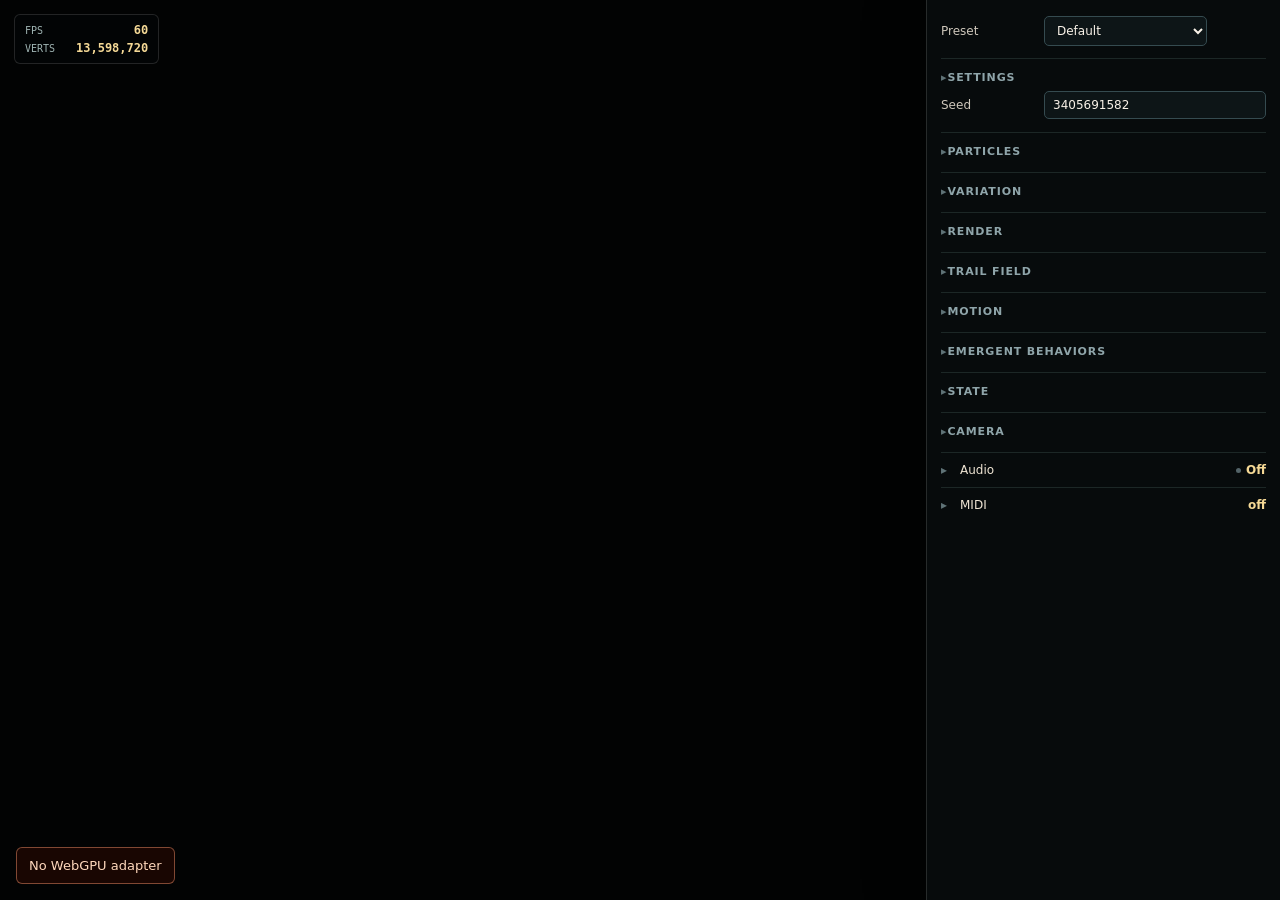
<file: app/src/main/assets/demos/life-sim/index.html>
<!doctype html>
<html lang="en">
  <head>
    <meta charset="UTF-8" />
    <meta name="viewport" content="width=device-width, initial-scale=1.0" />
    <link rel="icon" href="data:image/svg+xml,%3Csvg xmlns='http://www.w3.org/2000/svg' viewBox='0 0 64 64'%3E%3Crect width='64' height='64' fill='%23020303'/%3E%3Ccircle cx='22' cy='30' r='9' fill='%23aadfd3'/%3E%3Ccircle cx='40' cy='24' r='6' fill='%23f5d996'/%3E%3Cpath d='M14 44c15-16 28 9 40-12' stroke='%23ffffff' stroke-width='4' fill='none' stroke-linecap='round' opacity='.72'/%3E%3C/svg%3E" />
    <meta name="description" content="A real-time 3D particle life simulation powered by WebGPU." />
    <meta name="theme-color" content="#020303" />
    <title>3D Life Sim</title>
    <!-- myWebgl: fps report + HUD toggle for adb test runs (see ../life-sim-hook.js) -->
    <script src="../life-sim-hook.js"></script>
    <script type="module" crossorigin src="./assets/index-D-fQu4Eq.js"></script>
    <link rel="stylesheet" crossorigin href="./assets/index-k4SQ1bJQ.css">
  </head>
  <body>
    <div id="root"></div>
  </body>
</html>
</file>
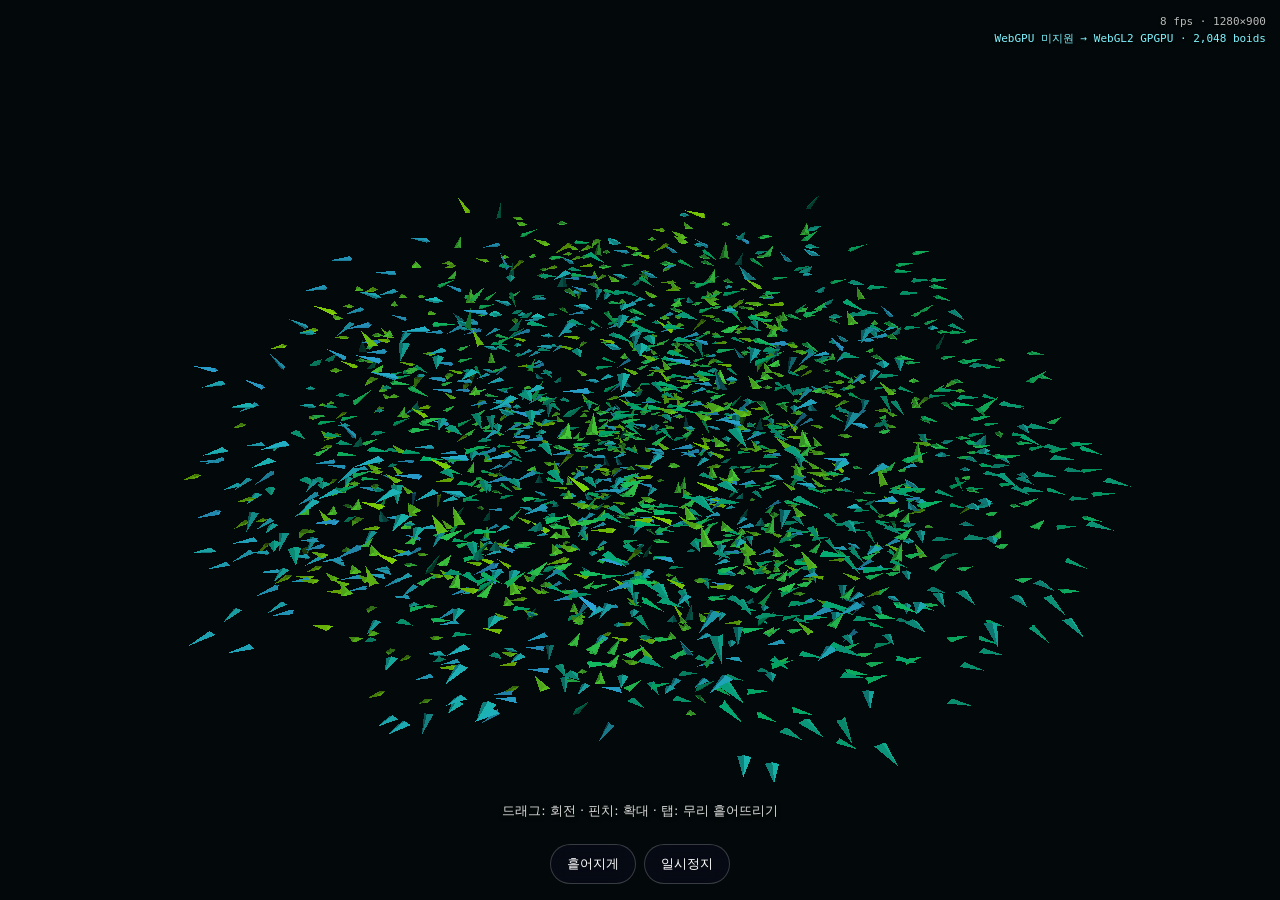
<file: app/src/main/assets/demos/boids.html>
<!doctype html>
<html lang="ko">
<head>
<meta charset="utf-8">
<meta name="viewport" content="width=device-width, initial-scale=1, viewport-fit=cover, user-scalable=no">
<title>Compute Boids</title>
<link rel="icon" href="data:,">
<link rel="stylesheet" href="common.css">
</head>
<body>
<script src="common.js"></script>
<script>
'use strict';
// 3D flocking (separation / alignment / cohesion). With WebGPU the flock is stepped by a WGSL
// compute shader that tiles neighbours through workgroup memory; otherwise the same rules run
// as a WebGL2 fragment-shader GPGPU pass. Either way each boid is drawn as an instanced dart
// oriented along its velocity.

const RULES = {
  radius: 6.5, view: 0.75, sep: 0.3,
  wAlign: 1.6, wCohesion: 0.9, wSep: 0.55, wBound: 1.8,
  minSpeed: 1.2, maxSpeed: 3.0, size: 0.17,
};
const BG = [0.012, 0.035, 0.04];

const s = D.surface({ scale: 1, minScale: 0.6, maxScale: 1 });
const cam = D.orbit(s.canvas, { dist: s.aspect < 1 ? 17 : 13, pitch: 0.25, minDist: 4, maxDist: 30, autoRotate: 0.1 });
let scatter = 0;
cam.onTap = () => (scatter = 14);
D.button('흩어지게', () => (scatter = 14));
let paused = false;
D.cycle(['일시정지', '재생'], (i) => (paused = i === 1));
D.hint('드래그: 회전 · 핀치: 확대 · 탭: 무리 흩어뜨리기');

function seedBoids(n) {
  const data = new Float32Array(n * 8);
  for (let i = 0; i < n; i++) {
    const a = Math.random() * Math.PI * 2, r = Math.cbrt(Math.random()) * RULES.radius * 0.8, z = Math.random() * 2 - 1;
    const q = Math.sqrt(1 - z * z);
    data.set([Math.cos(a) * q * r, z * r * 0.6, Math.sin(a) * q * r, 1], i * 8);
    const v = D.vec3.norm([Math.random() - 0.5, (Math.random() - 0.5) * 0.3, Math.random() - 0.5]);
    data.set([v[0] * 2, v[1] * 2, v[2] * 2, 0], i * 8 + 4);
  }
  return data;
}

// Dart: a four-sided pyramid pointing along +z (local x = right, y = up).
const SHAPE = [
  [0, 0, 1], [-0.38, 0, -0.5], [0, 0.22, -0.38],
  [0, 0, 1], [0, 0.22, -0.38], [0.38, 0, -0.5],
  [0, 0, 1], [0.38, 0, -0.5], [0, -0.12, -0.38],
  [0, 0, 1], [0, -0.12, -0.38], [-0.38, 0, -0.5],
];
const glslVec3 = (v) => `vec3(${v.map((x) => x.toFixed(2)).join(', ')})`;
const wgslVec3 = (v) => `vec3f(${v.map((x) => x.toFixed(2)).join(', ')})`;

// ============================================================ WebGPU path
async function startWebGPU() {
  if (!navigator.gpu || D.param("backend", "webgpu") === "webgl") return false;
  const adapter = await navigator.gpu.requestAdapter({ powerPreference: 'high-performance' });
  if (!adapter) return false;
  const device = await adapter.requestDevice();
  const ctx = s.canvas.getContext('webgpu');
  if (!ctx) return false;
  const format = navigator.gpu.getPreferredCanvasFormat();
  ctx.configure({ device, format, alphaMode: 'opaque' });
  device.lost.then((info) => {
    if (info.reason !== 'destroyed') D.fail(`WebGPU 디바이스 손실: ${info.message}`);
  });

  const N = D.clamp(Math.round(D.param("count", 4096) / 64) * 64, 64, 65536);
  D.badge(`WebGPU compute · ${N.toLocaleString()} boids`);

  const SIM = /* wgsl */ `
struct Params { count: u32, dt: f32, time: f32, pad: f32, scatter: vec4f };
struct Boid { pos: vec4f, vel: vec4f };
@group(0) @binding(0) var<uniform> P: Params;
@group(0) @binding(1) var<storage, read> src: array<Boid>;
@group(0) @binding(2) var<storage, read_write> dst: array<Boid>;
var<workgroup> tp: array<vec3f, 64>;
var<workgroup> tv: array<vec3f, 64>;

@compute @workgroup_size(64)
fn main(@builtin(global_invocation_id) gid: vec3u, @builtin(local_invocation_index) li: u32) {
  let i = gid.x;
  let me = src[i];
  let p = me.pos.xyz;
  var v = me.vel.xyz;
  var sep = vec3f(0.0);
  var ali = vec3f(0.0);
  var coh = vec3f(0.0);
  var n = 0.0;
  for (var base = 0u; base < P.count; base += 64u) {
    let o = src[base + li];
    tp[li] = o.pos.xyz;
    tv[li] = o.vel.xyz;
    workgroupBarrier();
    for (var k = 0u; k < 64u; k++) {
      let d = tp[k] - p;
      let d2 = dot(d, d);
      if (d2 < ${RULES.view * RULES.view} && d2 > 1e-6) {
        n += 1.0;
        ali += tv[k];
        coh += tp[k];
        if (d2 < ${RULES.sep * RULES.sep}) { sep -= d / d2; }
      }
    }
    workgroupBarrier();
  }
  var acc = vec3f(0.0);
  if (n > 0.0) {
    acc += (ali / n - v) * ${RULES.wAlign};
    acc += (coh / n - p) * ${RULES.wCohesion};
    acc += sep * ${RULES.wSep};
  }
  let L = length(p);
  if (L > ${RULES.radius}) { acc -= p / L * (L - ${RULES.radius}) * ${RULES.wBound}; }
  acc.y -= p.y * 0.06;
  let sd = p - P.scatter.xyz + vec3f(1e-4);
  acc += normalize(sd) * P.scatter.w * exp(-dot(sd, sd) * 0.04);
  v += acc * P.dt;
  let sp = length(v);
  v = v / max(sp, 1e-4) * clamp(sp, ${RULES.minSpeed}, ${RULES.maxSpeed});
  dst[i] = Boid(vec4f(p + v * P.dt, 1.0), vec4f(v, 0.0));
}`;

  const DRAW = /* wgsl */ `
struct Cam { vp: mat4x4f, eye: vec4f, misc: vec4f };
@group(0) @binding(0) var<uniform> C: Cam;
struct VOut {
  @builtin(position) pos: vec4f,
  @location(0) wp: vec3f,
  @location(1) col: vec3f,
};
@vertex
fn vs(@builtin(vertex_index) vi: u32, @location(0) bpos: vec4f, @location(1) bvel: vec4f) -> VOut {
  var shape = array<vec3f, 12>(${SHAPE.map(wgslVec3).join(', ')});
  let f = normalize(bvel.xyz + vec3f(0.0, 0.0, 1e-5));
  var r = cross(vec3f(0.0, 1.0, 0.0), f);
  if (length(r) < 1e-3) { r = vec3f(1.0, 0.0, 0.0); }
  r = normalize(r);
  let u = cross(f, r);
  let l = shape[vi] * C.misc.x;
  let wp = bpos.xyz + r * l.x + u * l.y + f * l.z;
  var o: VOut;
  o.pos = C.vp * vec4f(wp, 1.0);
  o.wp = wp;
  let h = atan2(f.z, f.x) / 6.2831853 + 0.5;
  let a = vec3f(0.62, 1.0, 0.0);
  let b = vec3f(0.0, 0.83, 0.5);
  let c = vec3f(0.2, 0.75, 1.0);
  let base = select(mix(b, c, h * 2.0 - 1.0), mix(a, b, h * 2.0), h < 0.5);
  let speed = length(bvel.xyz) / ${RULES.maxSpeed};
  o.col = base * (0.85 + 0.7 * speed);
  return o;
}
@fragment
fn fs(in: VOut) -> @location(0) vec4f {
  let n = normalize(cross(dpdx(in.wp), dpdy(in.wp)));
  let dif = abs(dot(n, normalize(vec3f(0.4, 1.0, 0.3)))) * 0.75 + 0.25;
  let fog = exp(-length(in.wp - C.eye.xyz) * 0.03);
  return vec4f(mix(vec3f(${BG.join(', ')}), in.col * dif, fog), 1.0);
}`;

  const boidBufs = [0, 1].map(() => device.createBuffer({
    size: N * 32,
    usage: GPUBufferUsage.STORAGE | GPUBufferUsage.VERTEX | GPUBufferUsage.COPY_DST,
  }));
  device.queue.writeBuffer(boidBufs[0], 0, seedBoids(N));
  const params = device.createBuffer({ size: 32, usage: GPUBufferUsage.UNIFORM | GPUBufferUsage.COPY_DST });
  const camBuf = device.createBuffer({ size: 96, usage: GPUBufferUsage.UNIFORM | GPUBufferUsage.COPY_DST });

  device.pushErrorScope('validation');
  const simModule = device.createShaderModule({ code: SIM });
  const drawModule = device.createShaderModule({ code: DRAW });
  const simPipe = device.createComputePipeline({ layout: 'auto', compute: { module: simModule, entryPoint: 'main' } });
  const drawPipe = device.createRenderPipeline({
    layout: 'auto',
    vertex: {
      module: drawModule,
      entryPoint: 'vs',
      buffers: [{
        arrayStride: 32,
        stepMode: 'instance',
        attributes: [
          { shaderLocation: 0, offset: 0, format: 'float32x4' },
          { shaderLocation: 1, offset: 16, format: 'float32x4' },
        ],
      }],
    },
    fragment: { module: drawModule, entryPoint: 'fs', targets: [{ format }] },
    primitive: { topology: 'triangle-list' },
    depthStencil: { format: 'depth24plus', depthWriteEnabled: true, depthCompare: 'less' },
  });
  const err = await device.popErrorScope();
  if (err) D.fail(`WebGPU 셰이더 오류\n${err.message}`);

  const simGroups = [0, 1].map((k) => device.createBindGroup({
    layout: simPipe.getBindGroupLayout(0),
    entries: [
      { binding: 0, resource: { buffer: params } },
      { binding: 1, resource: { buffer: boidBufs[k] } },
      { binding: 2, resource: { buffer: boidBufs[1 - k] } },
    ],
  }));
  const drawGroup = device.createBindGroup({
    layout: drawPipe.getBindGroupLayout(0),
    entries: [{ binding: 0, resource: { buffer: camBuf } }],
  });

  let depth = null;
  s.onResize = (w, h) => {
    if (depth) depth.destroy();
    depth = device.createTexture({ size: [w, h], format: 'depth24plus', usage: GPUTextureUsage.RENDER_ATTACHMENT });
  };
  s.onResize(s.width, s.height);

  const pBuf = new ArrayBuffer(32);
  const pU = new Uint32Array(pBuf), pF = new Float32Array(pBuf);
  let cur = 0;
  D.loop(s, (time, dt) => {
    cam.update(dt);
    const enc = device.createCommandEncoder();
    if (!paused) {
      pU[0] = N;
      pF[1] = Math.min(dt, 1 / 30);
      pF[2] = time;
      pF.set([0, 0, 0, scatter], 4);
      device.queue.writeBuffer(params, 0, pBuf);
      const pass = enc.beginComputePass();
      pass.setPipeline(simPipe);
      pass.setBindGroup(0, simGroups[cur]);
      pass.dispatchWorkgroups(N / 64);
      pass.end();
      cur = 1 - cur;
      scatter *= Math.exp(-dt * 4);
    }

    const camData = new Float32Array(24);
    camData.set(cam.viewProj(s.aspect), 0);
    camData.set([...cam.eye(), 1], 16);
    camData.set([RULES.size, 0, 0, 0], 20);
    device.queue.writeBuffer(camBuf, 0, camData);

    const pass = enc.beginRenderPass({
      colorAttachments: [{
        view: ctx.getCurrentTexture().createView(),
        clearValue: { r: BG[0], g: BG[1], b: BG[2], a: 1 },
        loadOp: 'clear',
        storeOp: 'store',
      }],
      depthStencilAttachment: { view: depth.createView(), depthClearValue: 1, depthLoadOp: 'clear', depthStoreOp: 'discard' },
    });
    pass.setPipeline(drawPipe);
    pass.setBindGroup(0, drawGroup);
    pass.setVertexBuffer(0, boidBufs[cur]);
    pass.draw(12, N);
    pass.end();
    device.queue.submit([enc.finish()]);
  });
  return true;
}

// ============================================================ WebGL2 fallback
function startWebGL2() {
  const gl = D.webgl2(s, { depth: true });
  D.requireFloatRT(gl);
  const W = 64, N = D.clamp(Math.round(D.param("count", 2048) / W) * W, 64, 8192), H = N / W;
  D.badge(`WebGPU 미지원 → WebGL2 GPGPU · ${N.toLocaleString()} boids`);

  const SIM_FS = `#version 300 es
precision highp float;
precision highp int;
uniform highp sampler2D uPos;
uniform highp sampler2D uVel;
uniform float uDt;
uniform vec4 uScatter;
layout(location = 0) out vec4 oPos;
layout(location = 1) out vec4 oVel;
void main() {
  ivec2 c = ivec2(gl_FragCoord.xy);
  vec3 p = texelFetch(uPos, c, 0).xyz;
  vec3 v = texelFetch(uVel, c, 0).xyz;
  vec3 sep = vec3(0.0), ali = vec3(0.0), coh = vec3(0.0);
  float n = 0.0;
  for (int y = 0; y < ${H}; y++) {
    for (int x = 0; x < ${W}; x++) {
      vec3 q = texelFetch(uPos, ivec2(x, y), 0).xyz;
      vec3 d = q - p;
      float d2 = dot(d, d);
      if (d2 < ${(RULES.view * RULES.view).toFixed(4)} && d2 > 1e-6) {
        n += 1.0;
        ali += texelFetch(uVel, ivec2(x, y), 0).xyz;
        coh += q;
        if (d2 < ${(RULES.sep * RULES.sep).toFixed(4)}) sep -= d / d2;
      }
    }
  }
  vec3 acc = vec3(0.0);
  if (n > 0.0) {
    acc += (ali / n - v) * ${RULES.wAlign.toFixed(2)};
    acc += (coh / n - p) * ${RULES.wCohesion.toFixed(2)};
    acc += sep * ${RULES.wSep.toFixed(2)};
  }
  float L = length(p);
  if (L > ${RULES.radius.toFixed(2)}) acc -= p / L * (L - ${RULES.radius.toFixed(2)}) * ${RULES.wBound.toFixed(2)};
  acc.y -= p.y * 0.06;
  vec3 sd = p - uScatter.xyz + 1e-4;
  acc += normalize(sd) * uScatter.w * exp(-dot(sd, sd) * 0.04);
  v += acc * uDt;
  float sp = length(v);
  v = v / max(sp, 1e-4) * clamp(sp, ${RULES.minSpeed.toFixed(2)}, ${RULES.maxSpeed.toFixed(2)});
  oPos = vec4(p + v * uDt, 1.0);
  oVel = vec4(v, 0.0);
}`;

  const DRAW_VS = `#version 300 es
precision highp float;
precision highp int;
uniform highp sampler2D uPos;
uniform highp sampler2D uVel;
uniform mat4 uVP;
uniform float uSize;
const vec3 SHAPE[12] = vec3[12](${SHAPE.map(glslVec3).join(', ')});
out vec3 vWp;
out vec3 vCol;
void main() {
  ivec2 c = ivec2(gl_InstanceID % ${W}, gl_InstanceID / ${W});
  vec3 p = texelFetch(uPos, c, 0).xyz;
  vec3 vel = texelFetch(uVel, c, 0).xyz;
  vec3 f = normalize(vel + vec3(0.0, 0.0, 1e-5));
  vec3 r = cross(vec3(0.0, 1.0, 0.0), f);
  r = length(r) < 1e-3 ? vec3(1.0, 0.0, 0.0) : normalize(r);
  vec3 u = cross(f, r);
  vec3 l = SHAPE[gl_VertexID] * uSize;
  vWp = p + r * l.x + u * l.y + f * l.z;
  gl_Position = uVP * vec4(vWp, 1.0);
  float h = atan(f.z, f.x) / 6.2831853 + 0.5;
  vec3 a = vec3(0.62, 1.0, 0.0), b = vec3(0.0, 0.83, 0.5), cc = vec3(0.2, 0.75, 1.0);
  vec3 base = h < 0.5 ? mix(a, b, h * 2.0) : mix(b, cc, h * 2.0 - 1.0);
  vCol = base * (0.85 + 0.7 * length(vel) / ${RULES.maxSpeed.toFixed(2)});
}`;
  const DRAW_FS = `#version 300 es
precision highp float;
in vec3 vWp;
in vec3 vCol;
uniform vec3 uEye;
out vec4 o;
void main() {
  vec3 n = normalize(cross(dFdx(vWp), dFdy(vWp)));
  float dif = abs(dot(n, normalize(vec3(0.4, 1.0, 0.3)))) * 0.75 + 0.25;
  float fog = exp(-length(vWp - uEye) * 0.03);
  o = vec4(mix(vec3(${BG.join(', ')}), vCol * dif, fog), 1.0);
}`;

  const sim = D.program(gl, D.FS_VS, SIM_FS);
  const draw = D.program(gl, DRAW_VS, DRAW_FS);
  const seed = seedBoids(N);
  const pos = new Float32Array(N * 4), vel = new Float32Array(N * 4);
  for (let i = 0; i < N; i++) {
    pos.set(seed.subarray(i * 8, i * 8 + 4), i * 4);
    vel.set(seed.subarray(i * 8 + 4, i * 8 + 8), i * 4);
  }
  const tex = (data) => D.texture(gl, W, H, { internal: gl.RGBA32F, format: gl.RGBA, type: gl.FLOAT, filter: gl.NEAREST, data });
  const state = [0, 1].map(() => {
    const p = tex(pos), v = tex(vel);
    return { pos: p, vel: v, fbo: D.framebuffer(gl, [p, v]) };
  });
  let cur = 0;

  D.loop(s, (time, dt) => {
    cam.update(dt);
    if (!paused) {
      const src = state[cur], dst = state[1 - cur];
      gl.bindFramebuffer(gl.FRAMEBUFFER, dst.fbo);
      gl.viewport(0, 0, W, H);
      gl.disable(gl.DEPTH_TEST);
      D.bindTextures(gl, [src.pos, src.vel]);
      sim.use().set({ uPos: 0, uVel: 1, uDt: Math.min(dt, 1 / 30), uScatter: [0, 0, 0, scatter] });
      D.drawFullscreen(gl);
      cur = 1 - cur;
      scatter *= Math.exp(-dt * 4);
    }

    gl.bindFramebuffer(gl.FRAMEBUFFER, null);
    gl.viewport(0, 0, s.width, s.height);
    gl.clearColor(BG[0], BG[1], BG[2], 1);
    gl.clear(gl.COLOR_BUFFER_BIT | gl.DEPTH_BUFFER_BIT);
    gl.enable(gl.DEPTH_TEST);
    D.bindTextures(gl, [state[cur].pos, state[cur].vel]);
    draw.use().set({ uPos: 0, uVel: 1, uVP: cam.viewProj(s.aspect), uSize: RULES.size, uEye: cam.eye() });
    gl.drawArraysInstanced(gl.TRIANGLES, 0, 12, N);
  });
}

startWebGPU()
  .catch((e) => {
    console.warn('WebGPU init failed, using WebGL2', e);
    return false;
  })
  .then((ok) => {
    if (!ok && !D.failed) startWebGL2();
  });
</script>
</body>
</html>
</file>
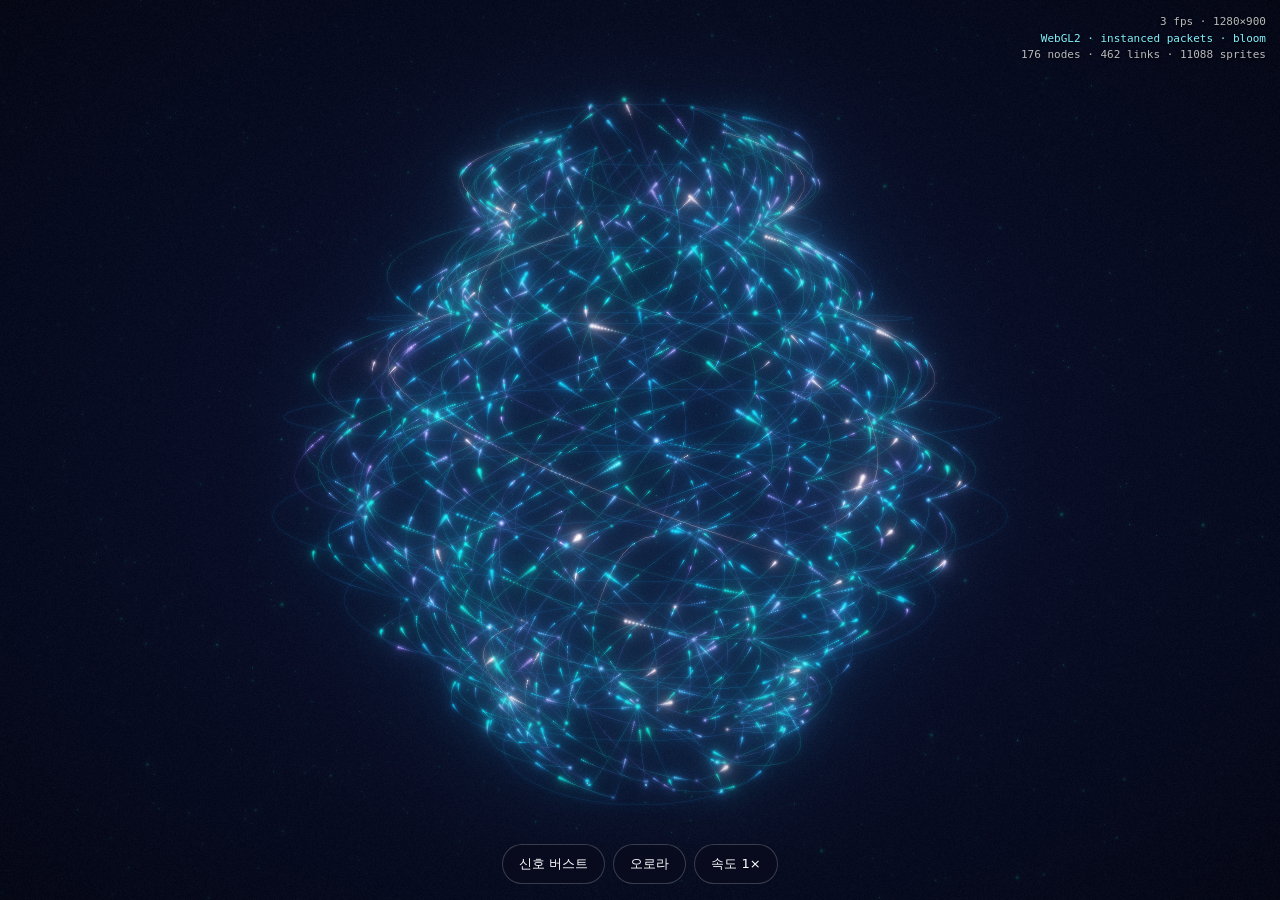
<file: app/src/main/assets/demos/data-flow.html>
<!doctype html>
<html lang="ko">
<head>
<meta charset="utf-8">
<meta name="viewport" content="width=device-width, initial-scale=1, viewport-fit=cover, user-scalable=no">
<title>Neural Data Flow</title>
<link rel="icon" href="data:,">
<link rel="stylesheet" href="common.css">
</head>
<body>
<script src="common.js"></script>
<script>
'use strict';
// A tower of node rings linked by curved edges. Data packets with comet trails stream upward
// along the edges; everything is additive and goes through a bloom pass. All motion is
// evaluated in vertex shaders from time, so the CPU only uploads uniforms per frame.

const s = D.surface({ scale: 1, minScale: 0.55, maxScale: 1 });
const gl = D.webgl2(s);
D.badge('WebGL2 · instanced packets · bloom');
const bloom = new D.Bloom(gl, { levels: 6 });
s.onResize = (w, h) => bloom.resize(w, h);
s.onResize(s.width, s.height);

// ---- procedural network -----------------------------------------------------
const rand = D.rng(7);
const LAYERS = 8, PER = 22, TRAIL = 12;
const layerY = (i) => -4.2 + (i * 8.4) / (LAYERS - 1);
const layerR = (i) => 1.4 + 2.2 * Math.sin((i / (LAYERS - 1)) * Math.PI * 0.95 + 0.15) ** 2;
const nodes = [];
for (let l = 0; l < LAYERS; l++) {
  const twist = l * 0.35;
  for (let k = 0; k < PER; k++) {
    const a = (k / PER) * Math.PI * 2 + twist + (rand() - 0.5) * 0.12;
    const r = layerR(l) * (0.85 + rand() * 0.3);
    nodes.push({ l, k, a, p: [Math.cos(a) * r, layerY(l) + (rand() - 0.5) * 0.3, Math.sin(a) * r] });
  }
}
const node = (l, k) => nodes[l * PER + (((k % PER) + PER) % PER)];

const edges = [];
for (let l = 0; l < LAYERS - 1; l++) {
  for (let k = 0; k < PER; k++) {
    const fan = new Set([0, 1 + Math.floor(rand() * 3), -1 - Math.floor(rand() * 3)]);
    for (const off of fan) {
      const a = node(l, k), b = node(l + 1, k + off);
      const mid = D.vec3.scale(D.vec3.add(a.p, b.p), 0.5);
      const radial = D.vec3.norm([mid[0], 0, mid[2]]);
      const bulge = 0.6 + rand() * 1.2;
      const c = [mid[0] + radial[0] * bulge, mid[1] + (rand() - 0.5) * 0.5, mid[2] + radial[2] * bulge];
      edges.push({ p0: a.p, p1: c, p2: b.p, hue: rand() });
    }
  }
}
const bez = (e, t) => {
  const u = 1 - t;
  return [0, 1, 2].map((i) => u * u * e.p0[i] + 2 * u * t * e.p1[i] + t * t * e.p2[i]);
};

// ---- buffers ----------------------------------------------------------------
function vao(layout, data, instanced = false) {
  const v = gl.createVertexArray();
  gl.bindVertexArray(v);
  const buf = gl.createBuffer();
  gl.bindBuffer(gl.ARRAY_BUFFER, buf);
  gl.bufferData(gl.ARRAY_BUFFER, new Float32Array(data), gl.STATIC_DRAW);
  const stride = layout.reduce((a, b) => a + b, 0) * 4;
  let off = 0;
  layout.forEach((size, loc) => {
    gl.enableVertexAttribArray(loc);
    gl.vertexAttribPointer(loc, size, gl.FLOAT, false, stride, off);
    if (instanced) gl.vertexAttribDivisor(loc, 1);
    off += size * 4;
  });
  gl.bindVertexArray(null);
  return v;
}

// Edge lines: [pos3, t, hue]; plus a halo ring around every layer.
const SEG = 18;
const lineData = [];
for (const e of edges) {
  for (let i = 0; i < SEG; i++) {
    const t0 = i / SEG, t1 = (i + 1) / SEG;
    lineData.push(...bez(e, t0), t0, e.hue, ...bez(e, t1), t1, e.hue);
  }
}
for (let l = 0; l < LAYERS; l++) {
  const r = layerR(l) * 1.35, y = layerY(l), n = 96;
  for (let i = 0; i < n; i++) {
    const a0 = (i / n) * Math.PI * 2, a1 = ((i + 1) / n) * Math.PI * 2;
    lineData.push(Math.cos(a0) * r, y, Math.sin(a0) * r, i / n, -1, Math.cos(a1) * r, y, Math.sin(a1) * r, (i + 1) / n, -1);
  }
}
const lineVao = vao([3, 1, 1], lineData);
const lineCount = lineData.length / 5;

// Packets: per instance [p0, p1, p2, speed, offset, hue, size]; 2 packets per edge.
const packetData = [];
for (const e of edges) {
  for (let j = 0; j < 2; j++) {
    packetData.push(...e.p0, ...e.p1, ...e.p2, 0.12 + rand() * 0.25, rand(), rand() < 0.04 ? 1 : rand() * 0.96, 0.7 + rand() * 0.6);
  }
}
const packetVao = vao([3, 3, 3, 1, 1, 1, 1], packetData, true);
const packetCount = packetData.length / 13;

// Sprites: nodes and drifting dust, [pos3, size, phase, drift].
const spriteData = [];
for (const n of nodes) spriteData.push(...n.p, 1.6, rand() * 100, 0);
for (let i = 0; i < 2500; i++) {
  const a = rand() * Math.PI * 2, r = Math.sqrt(rand()) * 9;
  spriteData.push(Math.cos(a) * r, rand() * 14 - 7, Math.sin(a) * r, 0.25 + rand() * 0.4, rand() * 100, 0.1 + rand() * 0.35);
}
const spriteVao = vao([3, 1, 1, 1], spriteData);
const spriteCount = spriteData.length / 6;

// ---- shaders ----------------------------------------------------------------
const PALETTE_GLSL = `
uniform vec3 uPal[3];
vec3 palette(float h) {
  if (h < 0.0) return uPal[1] * 0.6;
  if (h > 0.97) return vec3(1.6, 1.3, 1.6);
  return h < 0.5 ? mix(uPal[0], uPal[1], h * 2.0) : mix(uPal[1], uPal[2], h * 2.0 - 1.0);
}
// Burst wave: a bright front that rises through the tower after a tap.
uniform vec2 uBurst; // x = front height, y = intensity
float burst(float y) { return uBurst.y * exp(-pow((y - uBurst.x) * 1.3, 2.0)); }
`;

const LINE_VS = `#version 300 es
layout(location = 0) in vec3 aPos;
layout(location = 1) in float aT;
layout(location = 2) in float aHue;
uniform mat4 uVP;
uniform float uTime;
${PALETTE_GLSL}
out vec3 vCol;
void main() {
  gl_Position = uVP * vec4(aPos, 1.0);
  float flow = 0.5 + 0.5 * sin(aT * 18.0 - uTime * 5.0 + aHue * 40.0);
  float a = aHue < 0.0 ? 0.12 : 0.05 + 0.08 * flow;
  vCol = palette(aHue) * (a + burst(aPos.y) * 0.5);
}`;
const COLOR_FS = `#version 300 es
precision highp float;
in vec3 vCol;
out vec4 o;
void main() { o = vec4(vCol, 1.0); }`;

const PACKET_VS = `#version 300 es
layout(location = 0) in vec3 aP0;
layout(location = 1) in vec3 aP1;
layout(location = 2) in vec3 aP2;
layout(location = 3) in float aSpeed;
layout(location = 4) in float aOffset;
layout(location = 5) in float aHue;
layout(location = 6) in float aSize;
uniform mat4 uVP;
uniform float uTime;
uniform float uScale;
${PALETTE_GLSL}
out vec3 vCol;
void main() {
  float k = float(gl_VertexID);                // 0 = head, larger = further back in the trail
  float t = fract(uTime * aSpeed + aOffset) - k * 0.011;
  if (t < 0.0) { gl_Position = vec4(2.0, 2.0, 2.0, 1.0); gl_PointSize = 1.0; vCol = vec3(0.0); return; }
  float u = 1.0 - t;
  vec3 p = u * u * aP0 + 2.0 * u * t * aP1 + t * t * aP2;
  vec4 clip = uVP * vec4(p, 1.0);
  gl_Position = clip;
  float tail = 1.0 - k / ${TRAIL}.0;
  float b = burst(p.y);
  gl_PointSize = max(1.0, aSize * (0.35 + 0.65 * tail) * (1.0 + b) * uScale / clip.w);
  float fadeInOut = smoothstep(0.0, 0.08, t) * smoothstep(1.0, 0.9, t);
  vCol = palette(aHue) * tail * tail * fadeInOut * (1.0 + b * 2.0);
}`;
const SPRITE_FS = `#version 300 es
precision highp float;
in vec3 vCol;
out vec4 o;
void main() {
  vec2 q = gl_PointCoord * 2.0 - 1.0;
  float d = dot(q, q);
  if (d > 1.0) discard;
  o = vec4(vCol * (exp(-d * 4.0) + exp(-d * 30.0)), 1.0);
}`;

const SPRITE_VS = `#version 300 es
layout(location = 0) in vec3 aPos;
layout(location = 1) in float aSize;
layout(location = 2) in float aPhase;
layout(location = 3) in float aDrift;
uniform mat4 uVP;
uniform float uTime;
uniform float uScale;
${PALETTE_GLSL}
out vec3 vCol;
void main() {
  vec3 p = aPos;
  p.y = mod(p.y + uTime * aDrift + 7.0, 14.0) - 7.0;
  vec4 clip = uVP * vec4(p, 1.0);
  gl_Position = clip;
  float b = burst(p.y);
  bool isNode = aDrift == 0.0;
  float flicker = isNode ? 0.35 + pow(0.5 + 0.5 * sin(uTime * 2.3 + aPhase), 12.0) * 1.6 : 0.12;
  gl_PointSize = max(1.0, aSize * (1.0 + b * 0.8) * uScale / clip.w);
  vCol = (isNode ? palette(fract(aPhase)) : uPal[0]) * (flicker + b * 1.5);
}`;

const lineProg = D.program(gl, LINE_VS, COLOR_FS);
const packetProg = D.program(gl, PACKET_VS, SPRITE_FS);
const spriteProg = D.program(gl, SPRITE_VS, SPRITE_FS);

// ---- interaction ------------------------------------------------------------
const PALETTES = {
  '오로라': [[0.0, 1.0, 0.78], [0.0, 0.57, 1.0], [0.55, 0.3, 1.0]],
  '인페르노': [[1.0, 0.75, 0.2], [1.0, 0.3, 0.15], [0.8, 0.1, 0.5]],
  '매트릭스': [[0.6, 1.0, 0.3], [0.1, 0.9, 0.35], [0.0, 0.5, 0.3]],
};
const names = Object.keys(PALETTES);
let pal = new Float32Array(PALETTES[names[0]].flat());
let speed = 1, flowT = 0;
let burstStart = -100;

const cam = D.orbit(s.canvas, { dist: 13, pitch: 0.12, minDist: 5, maxDist: 25, autoRotate: 0.1 });
cam.onTap = () => (burstStart = flowT);
D.button('신호 버스트', () => (burstStart = flowT));
D.cycle(names, (i) => (pal = new Float32Array(PALETTES[names[i]].flat())), 'palette');
D.cycle(['속도 1×', '속도 2×', '속도 0.5×'], (i) => (speed = [1, 2, 0.5][i]), 'speed');
D.hint('드래그: 회전 · 핀치: 확대 · 탭: 신호 버스트');
D.stat(`${nodes.length} nodes · ${edges.length} links · ${packetCount * TRAIL} sprites`);

D.loop(s, (time, dt) => {
  cam.update(dt);
  flowT += dt * speed;
  const age = flowT - burstStart;
  const burstU = [-5 + age * 5, Math.max(0, 1 - age / 2.4) * 1.6];
  const common = { uVP: cam.viewProj(s.aspect), uTime: flowT, uPal: pal, uBurst: burstU, uScale: s.height * 0.05 };

  bloom.begin();
  gl.clearColor(0.004, 0.006, 0.018, 1);
  gl.clear(gl.COLOR_BUFFER_BIT);
  gl.enable(gl.BLEND);
  gl.blendFunc(gl.ONE, gl.ONE);

  lineProg.use().set(common);
  gl.bindVertexArray(lineVao);
  gl.drawArrays(gl.LINES, 0, lineCount);

  spriteProg.use().set(common);
  gl.bindVertexArray(spriteVao);
  gl.drawArrays(gl.POINTS, 0, spriteCount);

  packetProg.use().set(common);
  gl.bindVertexArray(packetVao);
  gl.drawArraysInstanced(gl.POINTS, 0, TRAIL, packetCount);

  bloom.end({ strength: 1.1, exposure: 1.3, vignette: 0.5, time });
});
</script>
</body>
</html>
</file>
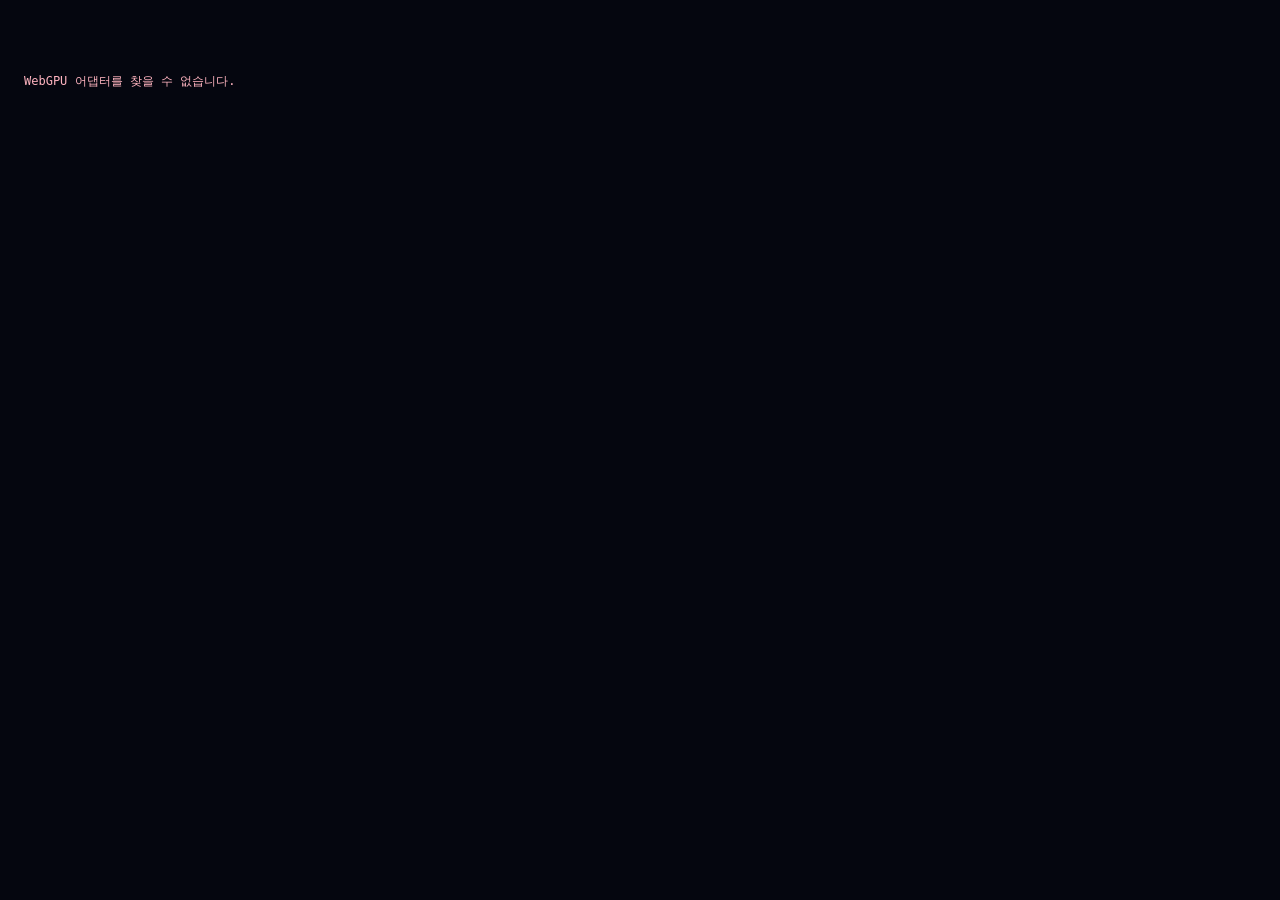
<file: app/src/main/assets/demos/fluid.html>
<!doctype html>
<html lang="ko">
<head>
<meta charset="utf-8">
<meta name="viewport" content="width=device-width, initial-scale=1, viewport-fit=cover, user-scalable=no">
<title>WebGPU Fluid</title>
<link rel="icon" href="data:,">
<link rel="stylesheet" href="common.css">
</head>
<body>
<script src="common.js"></script>
<script>
'use strict';
// Eulerian "stable fluids" (Stam 1999 / GPU Gems ch. 38) written from scratch for WebGPU:
// every step is a compute pass over rgba16float storage textures — splat forces, vorticity
// confinement, divergence, Jacobi pressure solve, projection, then semi-Lagrangian advection of
// velocity and dye. The dye is drawn with a height-field lighting pass so it reads as glossy ink.
// Grid convention: texel (0,0) is the top-left, +y points down, velocity is in sim texels / s.

const SIM_SHORT = D.clamp(Math.round(D.param('sim', 128)), 32, 512); // velocity/pressure grid, shorter side
const DYE_SHORT = D.clamp(Math.round(D.param('dye', 768)), 64, 2048); // dye resolution, shorter side
const JACOBI = 24;
const MAX_SPLATS = 16;

const s = D.surface({ scale: 1, minScale: 0.6, maxScale: 1 });
const cam = D.orbit(s.canvas, { rotate: false, autoRotate: 0 }); // only for tap/drag bookkeeping

const COMMON = /* wgsl */ `
struct P {
  simSize: vec2f, dyeSize: vec2f,
  dt: f32, velDiss: f32, dyeDiss: f32, curl: f32,
  pDecay: f32, splats: u32, aspect: f32, time: f32,
};
fn ld(t: texture_2d<f32>, c: vec2i) -> vec4f {
  let s = vec2i(textureDimensions(t));
  return textureLoad(t, clamp(c, vec2i(0), s - vec2i(1)), 0);
}
`;
const HEAD = `@compute @workgroup_size(8, 8)
fn main(@builtin(global_invocation_id) id: vec3u) {
  let d = textureDimensions(dst);
  if (id.x >= d.x || id.y >= d.y) { return; }
  let c = vec2i(id.xy);
  let uv = (vec2f(id.xy) + 0.5) / vec2f(d);`;
const OUT = (n) => `@group(0) @binding(${n}) var dst: texture_storage_2d<rgba16float, write>;`;
const TEX = (n, name) => `@group(0) @binding(${n}) var ${name}: texture_2d<f32>;`;
const UNI = (n) => `@group(0) @binding(${n}) var<uniform> p: P;`;

const SHADERS = {
  splatVel: `${UNI(0)}
struct Splat { a: vec4f, b: vec4f };  // a = (x, y, fx, fy) in uv / texels per s, b = (r, g, b, radius)
@group(0) @binding(1) var<uniform> S: array<Splat, ${MAX_SPLATS}>;
${TEX(2, 'src')} ${OUT(3)}
${HEAD}
  var acc = ld(src, c);
  for (var i = 0u; i < p.splats; i++) {
    var dd = uv - S[i].a.xy;
    dd.x *= p.aspect;
    acc += vec4f(S[i].a.zw, 0.0, 0.0) * exp(-dot(dd, dd) / S[i].b.w);
  }
  textureStore(dst, c, acc);
}`,
  splatDye: `${UNI(0)}
struct Splat { a: vec4f, b: vec4f };
@group(0) @binding(1) var<uniform> S: array<Splat, ${MAX_SPLATS}>;
${TEX(2, 'src')} ${OUT(3)}
${HEAD}
  var acc = ld(src, c);
  for (var i = 0u; i < p.splats; i++) {
    var dd = uv - S[i].a.xy;
    dd.x *= p.aspect;
    acc += vec4f(S[i].b.rgb, 0.0) * exp(-dot(dd, dd) / S[i].b.w);
  }
  textureStore(dst, c, vec4f(acc.rgb, 1.0));
}`,
  curl: `${TEX(0, 'vel')} ${OUT(1)}
${HEAD}
  let L = ld(vel, c - vec2i(1, 0)).y;
  let R = ld(vel, c + vec2i(1, 0)).y;
  let B = ld(vel, c - vec2i(0, 1)).x;
  let T = ld(vel, c + vec2i(0, 1)).x;
  textureStore(dst, c, vec4f(0.5 * (R - L - T + B), 0.0, 0.0, 1.0));
}`,
  vorticity: `${UNI(0)} ${TEX(1, 'vel')} ${TEX(2, 'curl')} ${OUT(3)}
${HEAD}
  let L = abs(ld(curl, c - vec2i(1, 0)).x);
  let R = abs(ld(curl, c + vec2i(1, 0)).x);
  let B = abs(ld(curl, c - vec2i(0, 1)).x);
  let T = abs(ld(curl, c + vec2i(0, 1)).x);
  let C = ld(curl, c).x;
  // Confinement force (N × ω) pushes velocity to keep small eddies spinning.
  var f = 0.5 * vec2f(T - B, R - L);
  f = f / (length(f) + 1e-4) * p.curl * C;
  f.y = -f.y;
  let v = clamp(ld(vel, c).xy + f * p.dt, vec2f(-1000.0), vec2f(1000.0));
  textureStore(dst, c, vec4f(v, 0.0, 1.0));
}`,
  divergence: `${TEX(0, 'vel')} ${OUT(1)}
${HEAD}
  let C = ld(vel, c).xy;
  var L = ld(vel, c - vec2i(1, 0)).x;
  var R = ld(vel, c + vec2i(1, 0)).x;
  var B = ld(vel, c - vec2i(0, 1)).y;
  var T = ld(vel, c + vec2i(0, 1)).y;
  // Solid walls: mirror the normal velocity at the border.
  if (c.x == 0) { L = -C.x; }
  if (c.x == i32(d.x) - 1) { R = -C.x; }
  if (c.y == 0) { B = -C.y; }
  if (c.y == i32(d.y) - 1) { T = -C.y; }
  textureStore(dst, c, vec4f(0.5 * (R - L + T - B), 0.0, 0.0, 1.0));
}`,
  decay: `${UNI(0)} ${TEX(1, 'pres')} ${OUT(2)}
${HEAD}
  textureStore(dst, c, vec4f(ld(pres, c).x * p.pDecay, 0.0, 0.0, 1.0));
}`,
  jacobi: `${TEX(0, 'pres')} ${TEX(1, 'div')} ${OUT(2)}
${HEAD}
  let L = ld(pres, c - vec2i(1, 0)).x;
  let R = ld(pres, c + vec2i(1, 0)).x;
  let B = ld(pres, c - vec2i(0, 1)).x;
  let T = ld(pres, c + vec2i(0, 1)).x;
  textureStore(dst, c, vec4f((L + R + B + T - ld(div, c).x) * 0.25, 0.0, 0.0, 1.0));
}`,
  gradient: `${TEX(0, 'pres')} ${TEX(1, 'vel')} ${OUT(2)}
${HEAD}
  let L = ld(pres, c - vec2i(1, 0)).x;
  let R = ld(pres, c + vec2i(1, 0)).x;
  let B = ld(pres, c - vec2i(0, 1)).x;
  let T = ld(pres, c + vec2i(0, 1)).x;
  let v = ld(vel, c).xy - 0.5 * vec2f(R - L, T - B);
  textureStore(dst, c, vec4f(v, 0.0, 1.0));
}`,
  advectVel: `${UNI(0)} ${TEX(1, 'src')} ${TEX(2, 'vel')}
@group(0) @binding(3) var samp: sampler;
${OUT(4)}
${HEAD}
  let back = uv - p.dt * textureSampleLevel(vel, samp, uv, 0.0).xy / p.simSize;
  let v = textureSampleLevel(src, samp, back, 0.0).xy / (1.0 + p.velDiss * p.dt);
  textureStore(dst, c, vec4f(v, 0.0, 1.0));
}`,
  advectDye: `${UNI(0)} ${TEX(1, 'src')} ${TEX(2, 'vel')}
@group(0) @binding(3) var samp: sampler;
${OUT(4)}
${HEAD}
  let back = uv - p.dt * textureSampleLevel(vel, samp, uv, 0.0).xy / p.simSize;
  var col = textureSampleLevel(src, samp, back, 0.0).rgb / (1.0 + p.dyeDiss * p.dt);
  // Half floats never quite reach zero under repeated division; clear the faint residue.
  col = max(col - vec3f(0.02 * p.dt), vec3f(0.0));
  textureStore(dst, c, vec4f(col, 1.0));
}`,
};

const RENDER = /* wgsl */ `
struct R { screen: vec2f, texel: vec2f, shading: f32, gloss: f32, pad: vec2f };
@group(0) @binding(0) var dye: texture_2d<f32>;
@group(0) @binding(1) var samp: sampler;
@group(0) @binding(2) var<uniform> r: R;
@vertex fn vs(@builtin(vertex_index) i: u32) -> @builtin(position) vec4f {
  let p = vec2f(f32((i << 1u) & 2u), f32(i & 2u));
  return vec4f(p * 2.0 - 1.0, 0.0, 1.0);
}
fn dens(uv: vec2f) -> f32 { return length(textureSampleLevel(dye, samp, uv, 0.0).rgb); }
@fragment fn fs(@builtin(position) pos: vec4f) -> @location(0) vec4f {
  let uv = pos.xy / r.screen;
  var c = textureSampleLevel(dye, samp, uv, 0.0).rgb;
  if (r.shading > 0.5) {
    // Treat dye density as a height field: lambert shade + a soft specular sheen.
    let t = r.texel;
    let dx = dens(uv + vec2f(t.x, 0.0)) - dens(uv - vec2f(t.x, 0.0));
    let dy = dens(uv + vec2f(0.0, t.y)) - dens(uv - vec2f(0.0, t.y));
    let n = normalize(vec3f(dx, -dy, length(t) * 14.0));
    let l = normalize(vec3f(-0.4, 0.6, 0.7));
    let diffuse = clamp(dot(n, l) + 0.55, 0.55, 1.0);
    let h = normalize(l + vec3f(0.0, 0.0, 1.0));
    let spec = pow(max(dot(n, h), 0.0), 18.0) * r.gloss * min(dens(uv) * 2.0, 1.0);
    c = c * diffuse + vec3f(spec);
  }
  c = 1.0 - exp(-c * 1.6);
  let q = uv - 0.5;
  let bg = mix(vec3f(0.012, 0.014, 0.035), vec3f(0.0), length(q) * 1.2);
  // Dither to hide 8-bit banding in the dark gradients.
  let n = fract(sin(dot(pos.xy, vec2f(12.9898, 78.233))) * 43758.5453) - 0.5;
  return vec4f(bg + c * (1.0 - dot(q, q) * 0.6) + n / 255.0, 1.0);
}`;

async function main() {
  if (!navigator.gpu) D.fail('이 데모는 WebGPU가 필요합니다.\n이 기기의 WebView는 WebGPU를 지원하지 않습니다.');
  const adapter = await navigator.gpu.requestAdapter({ powerPreference: 'high-performance' });
  if (!adapter) D.fail('WebGPU 어댑터를 찾을 수 없습니다.');
  const device = await adapter.requestDevice();
  device.lost.then((info) => {
    if (info.reason !== 'destroyed') D.fail(`WebGPU 디바이스 손실: ${info.message}`);
  });
  const ctx = s.canvas.getContext('webgpu');
  const format = navigator.gpu.getPreferredCanvasFormat();
  ctx.configure({ device, format, alphaMode: 'opaque' });

  device.pushErrorScope('validation');
  const pipes = {};
  for (const [name, body] of Object.entries(SHADERS)) {
    const module = device.createShaderModule({ code: COMMON + body });
    pipes[name] = device.createComputePipeline({ layout: 'auto', compute: { module, entryPoint: 'main' } });
  }
  const renderModule = device.createShaderModule({ code: RENDER });
  const renderPipe = device.createRenderPipeline({
    layout: 'auto',
    vertex: { module: renderModule, entryPoint: 'vs' },
    fragment: { module: renderModule, entryPoint: 'fs', targets: [{ format }] },
    primitive: { topology: 'triangle-list' },
  });
  const err = await device.popErrorScope();
  if (err) D.fail(`WebGPU 셰이더 오류\n${err.message}`);

  const sampler = device.createSampler({ magFilter: 'linear', minFilter: 'linear', addressModeU: 'clamp-to-edge', addressModeV: 'clamp-to-edge' });
  const params = device.createBuffer({ size: 48, usage: GPUBufferUsage.UNIFORM | GPUBufferUsage.COPY_DST });
  const splatBuf = device.createBuffer({ size: MAX_SPLATS * 32, usage: GPUBufferUsage.UNIFORM | GPUBufferUsage.COPY_DST });
  const renderBuf = device.createBuffer({ size: 32, usage: GPUBufferUsage.UNIFORM | GPUBufferUsage.COPY_DST });

  // ---- fields (recreated when the screen aspect changes) -------------------------------
  const tex = (w, h) => device.createTexture({
    size: [w, h], format: 'rgba16float',
    usage: GPUTextureUsage.STORAGE_BINDING | GPUTextureUsage.TEXTURE_BINDING,
  });
  const pair = (w, h) => {
    const t = [tex(w, h), tex(w, h)];
    return { w, h, get read() { return t[0]; }, get write() { return t[1]; }, swap() { t.reverse(); }, destroy() { t.forEach((x) => x.destroy()); } };
  };
  const dims = (short) => {
    const a = innerWidth / innerHeight;
    return a < 1 ? [short, Math.round(short / a)] : [Math.round(short * a), short];
  };
  let F = null;
  const createFields = () => {
    if (F) Object.values(F).forEach((x) => x.destroy());
    const [sw, sh] = dims(SIM_SHORT), [dw, dh] = dims(DYE_SHORT);
    F = { vel: pair(sw, sh), pres: pair(sw, sh), dye: pair(dw, dh), div: pair(sw, sh), curl: pair(sw, sh) };
    D.badge(`WebGPU compute · sim ${sw}×${sh} · dye ${dw}×${dh}`);
  };
  createFields();
  let fieldKey = dims(SIM_SHORT).join('x');
  s.onResize = () => {
    const k = dims(SIM_SHORT).join('x');
    if (k !== fieldKey) {
      fieldKey = k;
      createFields();
    }
  };

  const run = (enc, name, resources, out) => {
    const pipe = pipes[name];
    const entries = resources.map((r, binding) => ({
      binding,
      resource: r instanceof GPUTexture ? r.createView() : r instanceof GPUSampler ? r : { buffer: r },
    }));
    const pass = enc.beginComputePass();
    pass.setPipeline(pipe);
    pass.setBindGroup(0, device.createBindGroup({ layout: pipe.getBindGroupLayout(0), entries }));
    pass.dispatchWorkgroups(Math.ceil(out.w / 8), Math.ceil(out.h / 8));
    pass.end();
  };

  // ---- splats ------------------------------------------------------------------------
  const PALETTES = {
    '무지개': () => Math.random(),
    '네온': () => 0.45 + Math.random() * 0.5,
    '불꽃': () => Math.random() * 0.13,
    '바다': () => 0.48 + Math.random() * 0.17,
  };
  const paletteNames = Object.keys(PALETTES);
  let palette = paletteNames[0];
  const hsv = (h, sat, v) => {
    const f = (n) => {
      const k = (n + h * 6) % 6;
      return v - v * sat * Math.max(0, Math.min(k, 4 - k, 1));
    };
    return [f(5), f(3), f(1)];
  };
  const color = (gain = 0.3) => hsv(PALETTES[palette](), 1, 1).map((x) => x * gain);
  const queue = [];
  const splat = (x, y, fx, fy, rgb, radius = 0.0025) => {
    if (queue.length < MAX_SPLATS) queue.push([x, y, fx, fy, ...rgb, radius]);
  };
  const burst = (n) => {
    for (let i = 0; i < n; i++) {
      splat(Math.random(), Math.random(), 1000 * (Math.random() - 0.5), 1000 * (Math.random() - 0.5), color(2.0), 0.0035);
    }
  };

  // Touch: every pointer paints with its own colour; force follows the finger motion.
  const fingers = new Map();
  let lastTouch = -10;
  s.canvas.addEventListener('pointerdown', (e) => {
    fingers.set(e.pointerId, { x: e.clientX / innerWidth, y: e.clientY / innerHeight, rgb: color() });
  });
  s.canvas.addEventListener('pointermove', (e) => {
    const f = fingers.get(e.pointerId);
    if (!f) return;
    const x = e.clientX / innerWidth, y = e.clientY / innerHeight;
    // Finger motion converted to sim texels, amplified so a fast swipe makes a strong jet.
    splat(x, y, (x - f.x) * F.vel.w * 30, (y - f.y) * F.vel.h * 30, f.rgb);
    f.x = x;
    f.y = y;
  });
  const lift = (e) => fingers.delete(e.pointerId);
  s.canvas.addEventListener('pointerup', lift);
  s.canvas.addEventListener('pointercancel', lift);
  cam.onTap = (x, y) => {
    lastTouch = now;
    const a = Math.random() * Math.PI * 2;
    splat(x, y, Math.cos(a) * 800, Math.sin(a) * 800, color(0.6), 0.004);
  };

  // ---- options -----------------------------------------------------------------------
  let curlStrength = 15, shading = 1, dyeDiss = 0.5;
  D.cycle(paletteNames, (i) => (palette = paletteNames[i]), 'color');
  D.cycle(['소용돌이 보통', '소용돌이 강하게', '소용돌이 끄기'], (i) => (curlStrength = [15, 35, 0][i]), 'vortex');
  D.cycle(['입체 셰이딩', '평면'], (i) => (shading = i ? 0 : 1), 'shading');
  D.cycle(['잔상 보통', '잔상 길게'], (i) => (dyeDiss = [0.5, 0.15][i]), 'trails');
  D.button('흩뿌리기', () => burst(8));
  D.hint('드래그: 유체를 휘저어 보세요 · 여러 손가락 가능 · 탭: 물감 떨어뜨리기');

  burst(10);

  // ---- frame -------------------------------------------------------------------------
  const pBuf = new ArrayBuffer(48), pF = new Float32Array(pBuf), pU = new Uint32Array(pBuf);
  const splatData = new Float32Array(MAX_SPLATS * 8);
  let now = 0, nextAuto = 2;
  D.loop(s, (time, dt) => {
    now = time;
    if (fingers.size) lastTouch = time;
    // Keep the canvas alive when nobody is touching it.
    if (time - lastTouch > 3 && time > nextAuto) {
      burst(1 + Math.floor(Math.random() * 3));
      nextAuto = time + 0.6 + Math.random() * 1.2;
    }

    const step = Math.min(dt, 1 / 60);
    const nSplats = queue.length;
    pF.set([F.vel.w, F.vel.h, F.dye.w, F.dye.h, step, 0.2, dyeDiss, curlStrength, 0.8], 0);
    pU[9] = nSplats;
    pF[10] = innerWidth / innerHeight;
    pF[11] = time;
    device.queue.writeBuffer(params, 0, pBuf);
    if (nSplats) {
      splatData.fill(0);
      queue.forEach((q, i) => splatData.set(q, i * 8));
      device.queue.writeBuffer(splatBuf, 0, splatData);
      queue.length = 0;
    }

    const enc = device.createCommandEncoder();
    const { vel, pres, dye, div, curl } = F;
    if (nSplats) {
      run(enc, 'splatVel', [params, splatBuf, vel.read, vel.write], vel); vel.swap();
      run(enc, 'splatDye', [params, splatBuf, dye.read, dye.write], dye); dye.swap();
    }
    run(enc, 'curl', [vel.read, curl.write], curl); curl.swap();
    run(enc, 'vorticity', [params, vel.read, curl.read, vel.write], vel); vel.swap();
    run(enc, 'divergence', [vel.read, div.write], div); div.swap();
    run(enc, 'decay', [params, pres.read, pres.write], pres); pres.swap();
    for (let i = 0; i < JACOBI; i++) {
      run(enc, 'jacobi', [pres.read, div.read, pres.write], pres); pres.swap();
    }
    run(enc, 'gradient', [pres.read, vel.read, vel.write], vel); vel.swap();
    run(enc, 'advectVel', [params, vel.read, vel.read, sampler, vel.write], vel); vel.swap();
    run(enc, 'advectDye', [params, dye.read, vel.read, sampler, dye.write], dye); dye.swap();

    device.queue.writeBuffer(renderBuf, 0, new Float32Array([s.width, s.height, 1 / dye.w, 1 / dye.h, shading, 0.25, 0, 0]));
    const rp = enc.beginRenderPass({
      colorAttachments: [{ view: ctx.getCurrentTexture().createView(), loadOp: 'clear', storeOp: 'store', clearValue: { r: 0, g: 0, b: 0, a: 1 } }],
    });
    rp.setPipeline(renderPipe);
    rp.setBindGroup(0, device.createBindGroup({
      layout: renderPipe.getBindGroupLayout(0),
      entries: [
        { binding: 0, resource: dye.read.createView() },
        { binding: 1, resource: sampler },
        { binding: 2, resource: { buffer: renderBuf } },
      ],
    }));
    rp.draw(3);
    rp.end();
    device.queue.submit([enc.finish()]);
  });
}

main().catch((e) => {
  if (!D.failed) {
    try { D.fail(`WebGPU 초기화 실패: ${e.message || e}`); } catch (_) { /* already shown */ }
  }
});
</script>
</body>
</html>
</file>
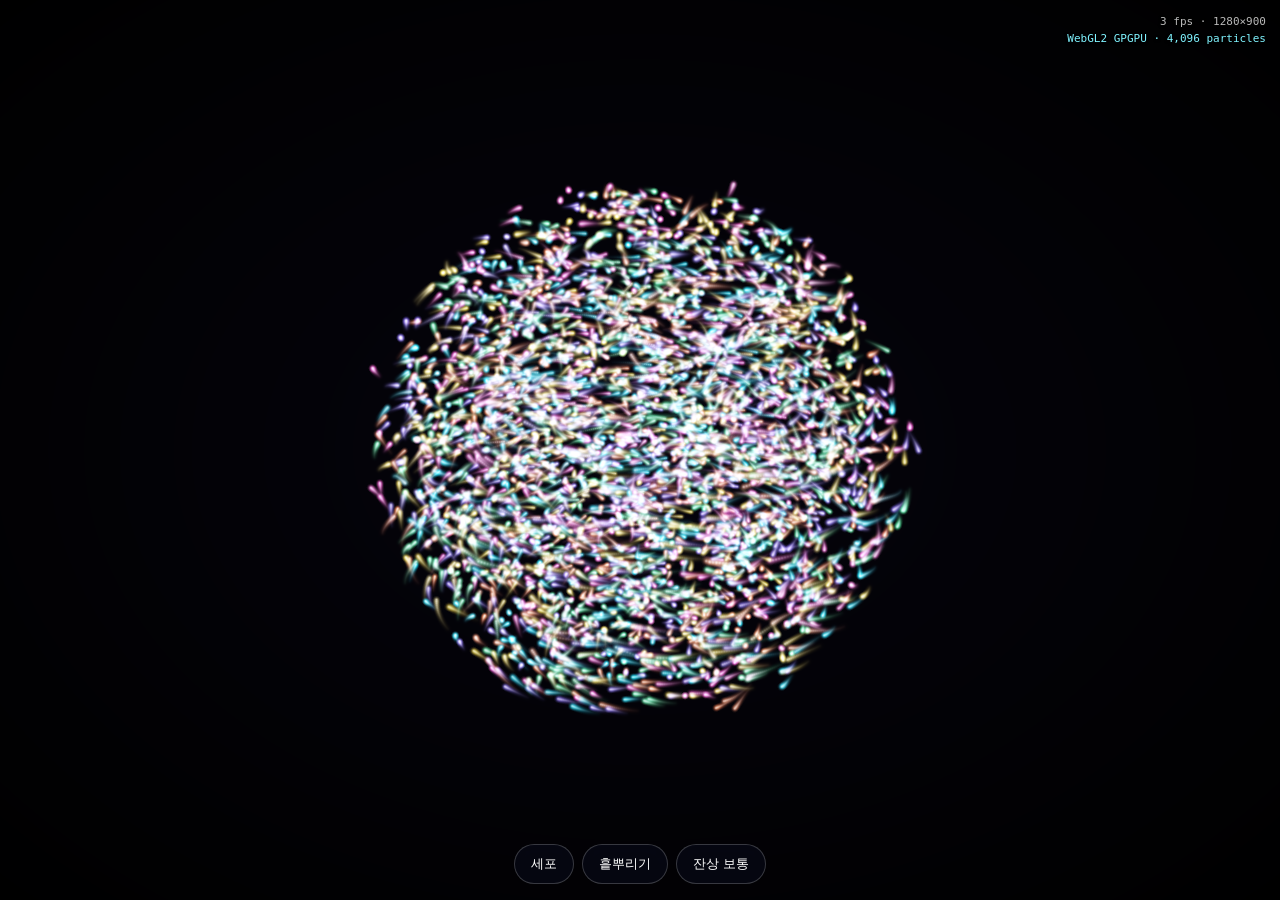
<file: app/src/main/assets/demos/particle-life.html>
<!doctype html>
<html lang="ko">
<head>
<meta charset="utf-8">
<meta name="viewport" content="width=device-width, initial-scale=1, viewport-fit=cover, user-scalable=no">
<title>Particle Life 3D</title>
<link rel="icon" href="data:,">
<link rel="stylesheet" href="common.css">
</head>
<body>
<script src="common.js"></script>
<script>
'use strict';
// Particle Life: every particle has one of TYPES species; species A is attracted to / repelled by
// species B according to an asymmetric matrix. The O(N²) force pass runs in a fragment shader
// that reads and writes position/velocity float textures (ping-pong, two render targets).

const TYPES = 6;
const W = 64;                 // state texture width
// Particle count (W × N/W texels); `count` query parameter, rounded to a multiple of W.
const N = D.clamp(Math.round(D.param('count', 4096) / W) * W, 512, 16384);
const H = N / W;

const s = D.surface({ scale: 1, minScale: 0.6, maxScale: 1 });
const gl = D.webgl2(s);
D.requireFloatRT(gl);
D.badge(`WebGL2 GPGPU · ${N.toLocaleString()} particles`);

const PALETTE = [
  [1.0, 0.25, 0.75], [0.45, 0.35, 1.0], [0.0, 0.85, 1.0],
  [0.25, 1.0, 0.55], [1.0, 0.85, 0.2], [1.0, 0.4, 0.2],
];

const SIM_FS = `#version 300 es
precision highp float;
precision highp int;
uniform highp sampler2D uPos;
uniform highp sampler2D uVel;
uniform float uAttract[${TYPES * TYPES}];
uniform float uRMax;
uniform float uBeta;
uniform float uForce;
uniform float uFriction;
uniform float uDt;
uniform vec4 uPoke;          // xyz = point, w = strength (outward kick)
layout(location = 0) out vec4 oPos;
layout(location = 1) out vec4 oVel;

void main() {
  ivec2 c = ivec2(gl_FragCoord.xy);
  vec4 P = texelFetch(uPos, c, 0);
  vec3 v = texelFetch(uVel, c, 0).xyz;
  int row = int(P.w + 0.5) * ${TYPES};
  vec3 f = vec3(0.0);
  for (int y = 0; y < ${H}; y++) {
    for (int x = 0; x < ${W}; x++) {
      vec4 Q = texelFetch(uPos, ivec2(x, y), 0);
      vec3 d = Q.xyz - P.xyz;
      float r = length(d);
      if (r > 1e-4 && r < uRMax) {
        float rn = r / uRMax;
        float a = uAttract[row + int(Q.w + 0.5)];
        float k = rn < uBeta
          ? rn / uBeta - 1.0
          : a * (1.0 - abs(2.0 * rn - 1.0 - uBeta) / (1.0 - uBeta));
        f += d * (k / r);
      }
    }
  }
  f *= uRMax * uForce;

  // Soft spherical container keeps the swarm on screen.
  float L = length(P.xyz);
  if (L > 1.0) f -= P.xyz / L * (L - 1.0) * 12.0;

  // Tap: push particles away from the touched point.
  vec3 dp = P.xyz - uPoke.xyz;
  f += normalize(dp + 1e-5) * uPoke.w * exp(-dot(dp, dp) * 6.0);

  v = v * uFriction + f * uDt;
  oPos = vec4(P.xyz + v * uDt, P.w);
  oVel = vec4(v, 0.0);
}`;

const DRAW_VS = `#version 300 es
precision highp float;
precision highp int;
uniform highp sampler2D uPos;
uniform highp sampler2D uVel;
uniform mat4 uVP;
uniform float uSize;
uniform vec3 uColors[${TYPES}];
out vec3 vCol;
void main() {
  ivec2 c = ivec2(gl_VertexID % ${W}, gl_VertexID / ${W});
  vec4 P = texelFetch(uPos, c, 0);
  float speed = length(texelFetch(uVel, c, 0).xyz);
  vec4 clip = uVP * vec4(P.xyz, 1.0);
  gl_Position = clip;
  gl_PointSize = clamp(uSize / clip.w, 1.0, 48.0);
  vCol = mix(uColors[int(P.w + 0.5)], vec3(1.0), clamp(speed * 1.5, 0.0, 0.6));
}`;

const DRAW_FS = `#version 300 es
precision highp float;
in vec3 vCol;
out vec4 o;
void main() {
  vec2 q = gl_PointCoord * 2.0 - 1.0;
  float d = dot(q, q);
  if (d > 1.0) discard;
  float glow = exp(-d * 3.5);
  float core = exp(-d * 18.0);
  o = vec4(vCol * glow * 0.55 + core * 0.35, 1.0);
}`;

const FADE_FS = `#version 300 es
precision highp float;
uniform float uKeep;
out vec4 o;
void main() { o = vec4(uKeep); }`;

const SHOW_FS = `#version 300 es
precision highp float;
in vec2 vUv;
out vec4 o;
uniform sampler2D uTex;
void main() {
  vec3 c = texture(uTex, vUv).rgb;
  vec2 q = vUv - 0.5;
  vec3 bg = mix(vec3(0.02, 0.015, 0.05), vec3(0.0), length(q) * 1.4);
  c = 1.0 - exp(-c * 1.4);
  o = vec4(bg + c, 1.0);
}`;

const sim = D.program(gl, D.FS_VS, SIM_FS);
const draw = D.program(gl, DRAW_VS, DRAW_FS);
const fade = D.program(gl, D.FS_VS, FADE_FS);
const show = D.program(gl, D.FS_VS, SHOW_FS);

// ---- state ----------------------------------------------------------------
const stateTex = () => D.texture(gl, W, H, { internal: gl.RGBA32F, format: gl.RGBA, type: gl.FLOAT, filter: gl.NEAREST });
const state = [0, 1].map(() => {
  const pos = stateTex(), vel = stateTex();
  return { pos, vel, fbo: D.framebuffer(gl, [pos, vel]) };
});
let cur = 0;

function scatter() {
  const pos = new Float32Array(N * 4), vel = new Float32Array(N * 4);
  for (let i = 0; i < N; i++) {
    // Uniform in a ball of radius 0.9.
    let x, y, z;
    do { x = Math.random() * 2 - 1; y = Math.random() * 2 - 1; z = Math.random() * 2 - 1; } while (x * x + y * y + z * z > 1);
    pos.set([x * 0.9, y * 0.9, z * 0.9, i % TYPES], i * 4);
  }
  for (const st of state) {
    gl.bindTexture(gl.TEXTURE_2D, st.pos);
    gl.texSubImage2D(gl.TEXTURE_2D, 0, 0, 0, W, H, gl.RGBA, gl.FLOAT, pos);
    gl.bindTexture(gl.TEXTURE_2D, st.vel);
    gl.texSubImage2D(gl.TEXTURE_2D, 0, 0, 0, W, H, gl.RGBA, gl.FLOAT, vel);
  }
}

// Hand-tuned rule sets that produce recognisable structures, plus a fully random option.
const PRESETS = {
  '세포': [
    [0.8, -0.3, 0.2, 0, -0.4, 0.1], [0.5, 0.6, -0.4, 0.1, 0, -0.2], [-0.2, 0.7, 0.5, -0.5, 0.2, 0],
    [0, -0.1, 0.6, 0.7, -0.6, 0.3], [0.3, 0, -0.2, 0.6, 0.6, -0.5], [-0.5, 0.2, 0, -0.2, 0.7, 0.8],
  ],
  '사냥꾼': [
    [0.2, 1, 0, 0, 0, -1], [-1, 0.2, 1, 0, 0, 0], [0, -1, 0.2, 1, 0, 0],
    [0, 0, -1, 0.2, 1, 0], [0, 0, 0, -1, 0.2, 1], [1, 0, 0, 0, -1, 0.2],
  ],
  '은하': [
    [1, 0.4, 0.2, -0.1, -0.2, 0.3], [0.4, 1, 0.4, 0.2, -0.1, -0.2], [0.2, 0.4, 1, 0.4, 0.2, -0.1],
    [-0.1, 0.2, 0.4, 1, 0.4, 0.2], [-0.2, -0.1, 0.2, 0.4, 1, 0.4], [0.3, -0.2, -0.1, 0.2, 0.4, 1],
  ],
};
const presetNames = Object.keys(PRESETS);
let attract = new Float32Array(TYPES * TYPES);
const useMatrix = (rows) => { attract = new Float32Array(rows.flat()); };
const randomMatrix = () => {
  for (let i = 0; i < attract.length; i++) attract[i] = Math.random() * 2 - 1;
};

// ---- trails buffer ----------------------------------------------------------
let trails = null;
let trailKeep = 0.82;
s.onResize = (w, h) => {
  if (trails) trails.free();
  trails = D.target(gl, w, h, D.hdrFormat(gl));
  gl.bindFramebuffer(gl.FRAMEBUFFER, trails.fbo);
  gl.clearColor(0, 0, 0, 1);
  gl.clear(gl.COLOR_BUFFER_BIT);
};
s.onResize(s.width, s.height);

// ---- controls -------------------------------------------------------------
const cam = D.orbit(s.canvas, { dist: 3.2, pitch: 0.35, minDist: 1.2, maxDist: 8, autoRotate: 0.15 });
let poke = [0, 0, 0, 0];
cam.onTap = () => {
  poke = [(Math.random() - 0.5) * 0.6, (Math.random() - 0.5) * 0.6, (Math.random() - 0.5) * 0.6, 6];
};
// The last option ('랜덤') rolls a fresh random matrix each time it is chosen.
useMatrix(PRESETS[presetNames[0]]);
const preset = D.cycle([...presetNames, '랜덤'], (i) => {
  if (i === presetNames.length) randomMatrix();
  else useMatrix(PRESETS[presetNames[i]]);
}, 'preset');
cam.onDoubleTap = () => {
  preset.select(presetNames.length);
  D.hint('새로운 상호작용 규칙이 생성되었습니다');
};
D.button('흩뿌리기', scatter);
D.cycle(['잔상 보통', '잔상 길게', '잔상 끄기'], (i) => (trailKeep = [0.82, 0.93, 0][i]), 'trails');

scatter();
D.hint('드래그: 회전 · 핀치: 확대 · 탭: 충격파 · 두 번 탭: 새 규칙');

// ---- frame ------------------------------------------------------------------
const colors = new Float32Array(PALETTE.flat());
D.loop(s, (t, dt) => {
  cam.update(dt);

  // Simulation step: read state[cur], write state[1 - cur].
  const src = state[cur], dst = state[1 - cur];
  gl.bindFramebuffer(gl.FRAMEBUFFER, dst.fbo);
  gl.viewport(0, 0, W, H);
  gl.disable(gl.BLEND);
  D.bindTextures(gl, [src.pos, src.vel]);
  sim.use().set({
    uPos: 0, uVel: 1, uAttract: attract,
    uRMax: 0.2, uBeta: 0.3, uForce: 6.0,
    uFriction: Math.pow(0.5, 0.016 / 0.05), uDt: 0.016,
    uPoke: poke,
  });
  D.drawFullscreen(gl);
  poke[3] *= 0.6;
  cur = 1 - cur;

  // Fade the trails buffer, then splat particles additively.
  gl.bindFramebuffer(gl.FRAMEBUFFER, trails.fbo);
  gl.viewport(0, 0, s.width, s.height);
  gl.enable(gl.BLEND);
  gl.blendFunc(gl.ZERO, gl.SRC_COLOR);
  fade.use().set({ uKeep: trailKeep });
  D.drawFullscreen(gl);

  gl.blendFunc(gl.ONE, gl.ONE);
  D.bindTextures(gl, [dst.pos, dst.vel]);
  draw.use().set({
    uPos: 0, uVel: 1,
    uVP: cam.viewProj(s.aspect),
    uSize: 0.028 * s.height,
    uColors: colors,
  });
  gl.drawArrays(gl.POINTS, 0, N);
  gl.disable(gl.BLEND);

  gl.bindFramebuffer(gl.FRAMEBUFFER, null);
  D.bindTextures(gl, [trails.tex]);
  show.use().set({ uTex: 0 });
  D.drawFullscreen(gl);
});
</script>
</body>
</html>
</file>
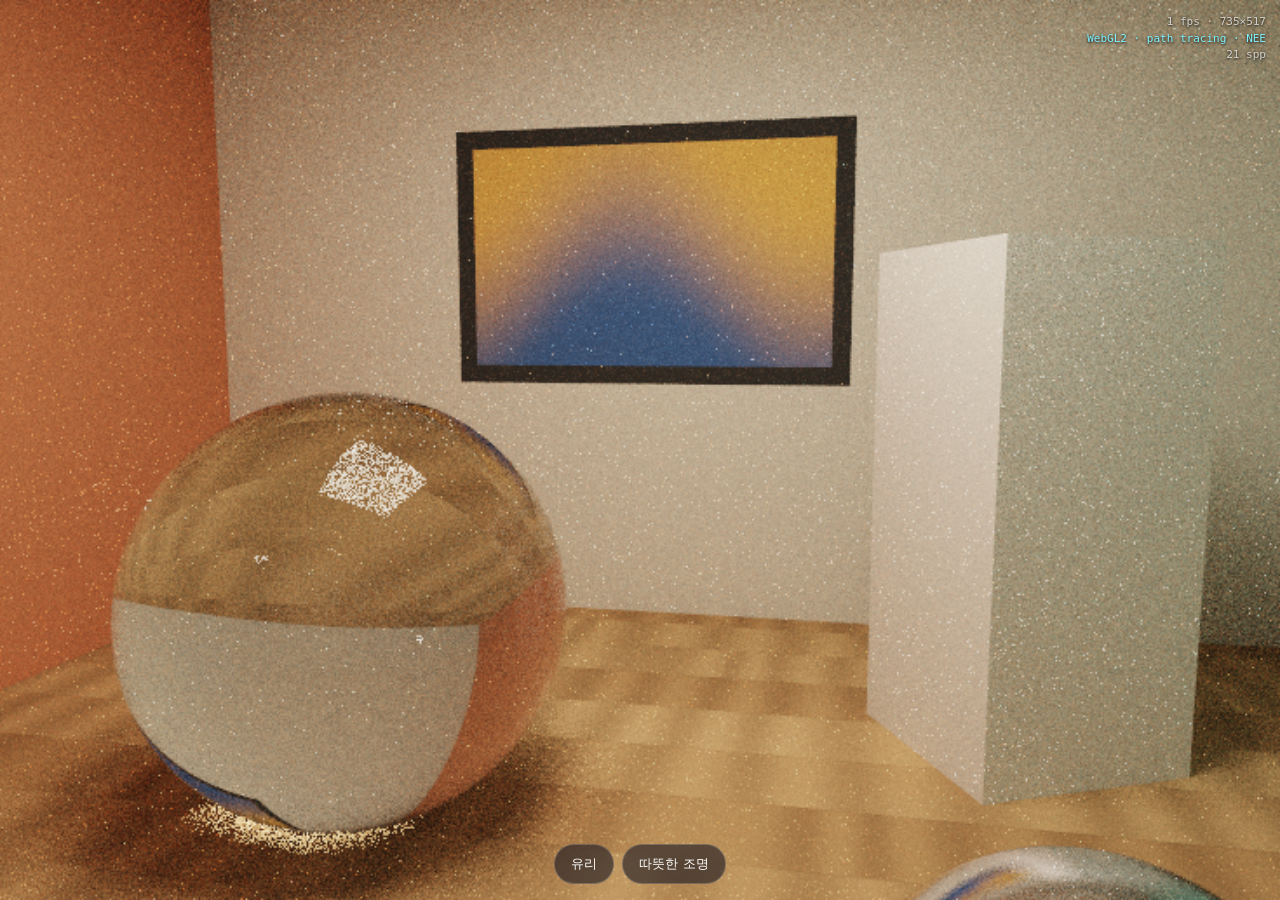
<file: app/src/main/assets/demos/path-tracer.html>
<!doctype html>
<html lang="ko">
<head>
<meta charset="utf-8">
<meta name="viewport" content="width=device-width, initial-scale=1, viewport-fit=cover, user-scalable=no">
<title>Progressive Path Tracer</title>
<link rel="icon" href="data:,">
<link rel="stylesheet" href="common.css">
</head>
<body>
<script src="common.js"></script>
<script>
'use strict';
// Monte Carlo path tracer for a small furnished room: analytic spheres and rotated boxes,
// a ceiling area light sampled directly (next-event estimation), and diffuse / rough metal /
// glass materials. One sample per pixel per frame is summed into a float texture, so the
// image converges while the camera is still and restarts when anything changes.

const dpr = Math.min(window.devicePixelRatio || 1, 2);
const scale = Math.min(0.6, Math.sqrt(380000 / (innerWidth * dpr * innerHeight * dpr)));
const s = D.surface({ scale, maxDpr: 2 });
const gl = D.webgl2(s);
D.requireFloatRT(gl);
D.badge('WebGL2 · path tracing · NEE');

const TRACE_FS = `#version 300 es
precision highp float;
precision highp int;
in vec2 vUv;
layout(location = 0) out vec4 o;
uniform highp sampler2D uPrev;
uniform vec2 uRes;
uniform int uFrame;
uniform vec3 uEye, uRight, uUp, uFwd;
uniform int uMainMat;     // 0 glass, 1 mirror, 2 matte, 3 rough gold
uniform vec3 uLightCol;
uniform float uLampOn;
uniform float uFocal;
${D.GLSL_NOISE}

const float PI = 3.14159265;
const vec3 ROOM_MIN = vec3(-3.0, 0.0, -3.0);
const vec3 ROOM_MAX = vec3(3.0, 3.6, 3.0);
const vec2 LIGHT_HALF = vec2(0.9, 0.9);

uint seed;
uint pcg(uint v) {
  uint state = v * 747796405u + 2891336453u;
  uint word = ((state >> ((state >> 28u) + 4u)) ^ state) * 277803737u;
  return (word >> 22u) ^ word;
}
float rnd() { seed = pcg(seed); return float(seed) / 4294967296.0; }
vec3 randUnit() {
  float z = rnd() * 2.0 - 1.0, a = rnd() * 2.0 * PI, r = sqrt(1.0 - z * z);
  return vec3(r * cos(a), r * sin(a), z);
}

struct Hit { float t; vec3 n; vec3 albedo; vec3 emit; int type; float rough; bool light; };
// type: 0 diffuse, 1 metal, 2 glass

bool sphere(vec3 ro, vec3 rd, vec3 c, float r, inout float t, out vec3 n) {
  vec3 oc = ro - c;
  float b = dot(oc, rd), h = b * b - dot(oc, oc) + r * r;
  if (h < 0.0) return false;
  h = sqrt(h);
  float t0 = -b - h;
  if (t0 < 1e-3) t0 = -b + h;
  if (t0 < 1e-3 || t0 > t) return false;
  t = t0;
  n = (ro + rd * t0 - c) / r;
  return true;
}

bool box(vec3 ro, vec3 rd, vec3 c, vec3 hs, float ang, inout float t, out vec3 n) {
  float cs = cos(ang), sn = sin(ang);
  mat2 R = mat2(cs, sn, -sn, cs);       // world → box rotation about y
  vec3 lo = ro - c;
  lo.xz = R * lo.xz;
  vec3 ld = rd;
  ld.xz = R * ld.xz;
  vec3 inv = 1.0 / ld;
  vec3 t1 = (-hs - lo) * inv, t2 = (hs - lo) * inv;
  vec3 tmin = min(t1, t2), tmax = max(t1, t2);
  float tn = max(max(tmin.x, tmin.y), tmin.z);
  float tf = min(min(tmax.x, tmax.y), tmax.z);
  if (tn > tf || tf < 1e-3) return false;
  float th = tn > 1e-3 ? tn : tf;
  if (th > t) return false;
  t = th;
  vec3 ln = th == tmin.x || th == tmax.x ? vec3(sign(lo.x + ld.x * th), 0.0, 0.0)
          : th == tmin.y || th == tmax.y ? vec3(0.0, sign(lo.y + ld.y * th), 0.0)
          : vec3(0.0, 0.0, sign(lo.z + ld.z * th));
  ln.xz = transpose(R) * ln.xz;
  n = ln;
  return true;
}

void mainMaterial(inout Hit h) {
  if (uMainMat == 0) { h.type = 2; h.albedo = vec3(1.0); }
  else if (uMainMat == 1) { h.type = 1; h.albedo = vec3(0.95); h.rough = 0.0; }
  else if (uMainMat == 2) { h.type = 0; h.albedo = vec3(0.75, 0.12, 0.1); }
  else { h.type = 1; h.albedo = vec3(1.0, 0.75, 0.35); h.rough = 0.35; }
}

Hit trace(vec3 ro, vec3 rd) {
  Hit h;
  h.emit = vec3(0.0); h.type = 0; h.rough = 0.0; h.light = false;

  // Room (we are always inside): nearest exit plane.
  vec3 tA = (ROOM_MIN - ro) / rd, tB = (ROOM_MAX - ro) / rd;
  vec3 tx = max(tA, tB);
  h.t = min(min(tx.x, tx.y), tx.z);
  vec3 p = ro + rd * h.t;
  if (h.t == tx.x) {
    h.n = vec3(-sign(rd.x), 0.0, 0.0);
    h.albedo = rd.x < 0.0 ? vec3(0.72, 0.32, 0.2) : vec3(0.3, 0.52, 0.48);
  } else if (h.t == tx.y) {
    h.n = vec3(0.0, -sign(rd.y), 0.0);
    if (rd.y > 0.0) {
      h.albedo = vec3(0.85);
      if (abs(p.x) < LIGHT_HALF.x && abs(p.z) < LIGHT_HALF.y) { h.emit = uLightCol; h.light = true; }
    } else {
      float plank = floor(p.z * 2.5);
      float g = hash12(vec2(plank, 7.0));
      float grain = 0.88 + 0.12 * sin(p.x * 18.0 + noise2(vec2(p.x * 2.0, plank)) * 6.0);
      h.albedo = mix(vec3(0.45, 0.28, 0.16), vec3(0.62, 0.42, 0.25), g) * grain;
      h.albedo *= smoothstep(0.0, 0.02, fract(p.z * 2.5)) * 0.25 + 0.75;
    }
  } else {
    h.n = vec3(0.0, 0.0, -sign(rd.z));
    h.albedo = vec3(0.8, 0.78, 0.74);
    // A dark picture frame on the back wall.
    if (rd.z < 0.0 && abs(p.x + 0.4) < 1.1 && abs(p.y - 2.0) < 0.7) {
      bool inner = abs(p.x + 0.4) < 1.0 && abs(p.y - 2.0) < 0.6;
      h.albedo = inner ? mix(vec3(0.1, 0.2, 0.45), vec3(0.9, 0.55, 0.2), smoothstep(1.4, 2.6, p.y + 0.3 * sin(p.x * 3.0))) : vec3(0.08);
    }
  }

  vec3 n;
  if (sphere(ro, rd, vec3(-0.9, 0.7, -0.5), 0.7, h.t, n)) { h.n = n; h.emit = vec3(0.0); h.light = false; h.rough = 0.0; mainMaterial(h); }
  if (sphere(ro, rd, vec3(1.05, 0.4, 0.95), 0.4, h.t, n)) { h.n = n; h.emit = vec3(0.0); h.light = false; h.type = 1; h.albedo = vec3(0.95, 0.95, 1.0); h.rough = 0.08; }
  if (sphere(ro, rd, vec3(-2.2, 0.85, 1.55), 0.25, h.t, n)) {
    h.n = n; h.light = false; h.type = 0; h.rough = 0.0;
    h.albedo = vec3(0.9);
    h.emit = uLampOn * vec3(9.0, 5.0, 2.2);
  }
  if (box(ro, rd, vec3(1.35, 0.95, -1.5), vec3(0.42, 0.95, 0.42), 0.45, h.t, n)) { h.n = n; h.emit = vec3(0.0); h.light = false; h.type = 0; h.albedo = vec3(0.82); }
  if (box(ro, rd, vec3(-2.2, 0.3, 1.55), vec3(0.45, 0.3, 0.45), -0.3, h.t, n)) { h.n = n; h.emit = vec3(0.0); h.light = false; h.type = 0; h.albedo = vec3(0.25, 0.32, 0.55); }
  return h;
}

vec3 radiance(vec3 ro, vec3 rd) {
  vec3 acc = vec3(0.0), thr = vec3(1.0);
  bool specular = true;
  for (int bounce = 0; bounce < 6; bounce++) {
    Hit h = trace(ro, rd);
    vec3 p = ro + rd * h.t;
    // The ceiling light is sampled explicitly at diffuse hits, so only count it when reached
    // directly or through a mirror/glass bounce; other emitters always count.
    if (h.light) { if (specular) acc += thr * h.emit; break; }
    acc += thr * h.emit;

    if (h.type == 0) {
      vec3 n = faceforward(h.n, rd, h.n);
      // Next-event estimation towards a random point on the ceiling light.
      vec3 lp = vec3((rnd() * 2.0 - 1.0) * LIGHT_HALF.x, ROOM_MAX.y, (rnd() * 2.0 - 1.0) * LIGHT_HALF.y);
      vec3 ld = lp - p;
      float dist = length(ld);
      ld /= dist;
      float cosS = dot(n, ld), cosL = ld.y;
      if (cosS > 0.0 && cosL > 0.0) {
        Hit sh = trace(p + n * 1e-3, ld);
        if (sh.light) {
          float area = 4.0 * LIGHT_HALF.x * LIGHT_HALF.y;
          acc += thr * h.albedo / PI * uLightCol * cosS * cosL * area / (dist * dist);
        }
      }
      thr *= h.albedo;
      rd = normalize(n + randUnit());
      ro = p + n * 1e-3;
      specular = false;
    } else if (h.type == 1) {
      vec3 n = faceforward(h.n, rd, h.n);
      rd = normalize(reflect(rd, n) + randUnit() * h.rough);
      if (dot(rd, n) <= 0.0) break;
      thr *= h.albedo;
      ro = p + n * 1e-3;
      specular = h.rough < 0.2;
    } else {
      bool entering = dot(rd, h.n) < 0.0;
      vec3 n = entering ? h.n : -h.n;
      float eta = entering ? 1.0 / 1.5 : 1.5;
      float cosI = min(dot(-rd, n), 1.0);
      float r0 = (1.0 - 1.5) / (1.0 + 1.5);
      r0 *= r0;
      float fres = r0 + (1.0 - r0) * pow(1.0 - cosI, 5.0);
      vec3 refr = refract(rd, n, eta);
      if (dot(refr, refr) == 0.0 || rnd() < fres) {
        rd = reflect(rd, n);
        ro = p + n * 1e-3;
      } else {
        rd = refr;
        ro = p - n * 1e-3;
        thr *= entering ? vec3(1.0) : vec3(0.92, 0.97, 0.95);
      }
      specular = true;
    }

    // Russian roulette after a few bounces keeps long paths cheap but unbiased.
    if (bounce >= 2) {
      float q = clamp(max(thr.r, max(thr.g, thr.b)), 0.05, 0.95);
      if (rnd() > q) break;
      thr /= q;
    }
  }
  return acc;
}

void main() {
  seed = pcg(uint(gl_FragCoord.x) + pcg(uint(gl_FragCoord.y) + pcg(uint(uFrame) * 7919u)));
  vec2 jitter = vec2(rnd(), rnd()) - 0.5;
  vec2 uv = (gl_FragCoord.xy + jitter - 0.5 * uRes) / min(uRes.x, uRes.y);
  vec3 rd = normalize(uFwd * uFocal + uRight * uv.x + uUp * uv.y);
  vec3 c = radiance(uEye, rd);
  c = min(c, vec3(20.0)); // clamp rare fireflies
  vec4 prev = uFrame == 0 ? vec4(0.0) : texelFetch(uPrev, ivec2(gl_FragCoord.xy), 0);
  o = prev + vec4(c, 1.0);
}`;

const SHOW_FS = `#version 300 es
precision highp float;
in vec2 vUv;
out vec4 o;
uniform highp sampler2D uAcc;
vec3 aces(vec3 x) { return clamp((x * (2.51 * x + 0.03)) / (x * (2.43 * x + 0.59) + 0.14), 0.0, 1.0); }
void main() {
  vec4 a = texelFetch(uAcc, ivec2(vUv * vec2(textureSize(uAcc, 0))), 0);
  vec3 c = a.rgb / max(a.a, 1.0);
  c = pow(aces(c * 0.9), vec3(1.0 / 2.2));
  o = vec4(c, 1.0);
}`;

const trace = D.program(gl, D.FS_VS, TRACE_FS);
const show = D.program(gl, D.FS_VS, SHOW_FS);

let acc = [];
let frame = 0;
s.onResize = (w, h) => {
  acc.forEach((a) => a.free());
  acc = [0, 1].map(() => D.target(gl, w, h, { internal: gl.RGBA32F, format: gl.RGBA, type: gl.FLOAT, filter: gl.NEAREST }));
  frame = 0;
};
s.onResize(s.width, s.height);

const cam = D.orbit(s.canvas, {
  // The eye must stay inside the 6 × 6 m room; these limits keep it clear of the walls.
  dist: 3.3, pitch: 0.12, yaw: 0.2, target: [0, 1.2, -0.8],
  minDist: 1.2, maxDist: 3.5, minYaw: -0.55, maxYaw: 0.55, minPitch: -0.25, maxPitch: 0.5, autoRotate: 0,
});
const restart = () => (frame = 0);

let mainMat = 0, lightCol = [9, 8, 6.5], lampOn = 0;
D.cycle(['유리', '거울', '무광', '골드'], (i) => { mainMat = i; restart(); }, 'material');
D.cycle(['따뜻한 조명', '차가운 조명', '무드 조명'], (i) => {
  lightCol = [[9, 8, 6.5], [6, 7.5, 10], [1.2, 1.0, 0.9]][i];
  lampOn = i === 2 ? 1 : 0;
  restart();
}, 'lighting');
D.hint('드래그: 시점 이동 · 핀치: 확대 · 멈춰 있으면 노이즈가 점점 사라집니다');

D.loop(s, (time, dt) => {
  cam.update(dt);
  if (cam.changed) restart();
  const b = cam.basis();
  const src = acc[frame % 2], dst = acc[(frame + 1) % 2];

  gl.bindFramebuffer(gl.FRAMEBUFFER, dst.fbo);
  gl.viewport(0, 0, s.width, s.height);
  D.bindTextures(gl, [src.tex]);
  trace.use().set({
    uPrev: 0, uRes: [s.width, s.height], uFrame: frame,
    uEye: b.eye, uRight: b.right, uUp: b.up, uFwd: b.forward,
    uMainMat: mainMat, uLightCol: lightCol, uLampOn: lampOn, uFocal: s.aspect < 1 ? 0.95 : 1.1,
  });
  D.drawFullscreen(gl);
  frame++;

  gl.bindFramebuffer(gl.FRAMEBUFFER, null);
  D.bindTextures(gl, [dst.tex]);
  show.use().set({ uAcc: 0 });
  D.drawFullscreen(gl);
  D.stat(`${frame} spp`);
});
</script>
</body>
</html>
</file>
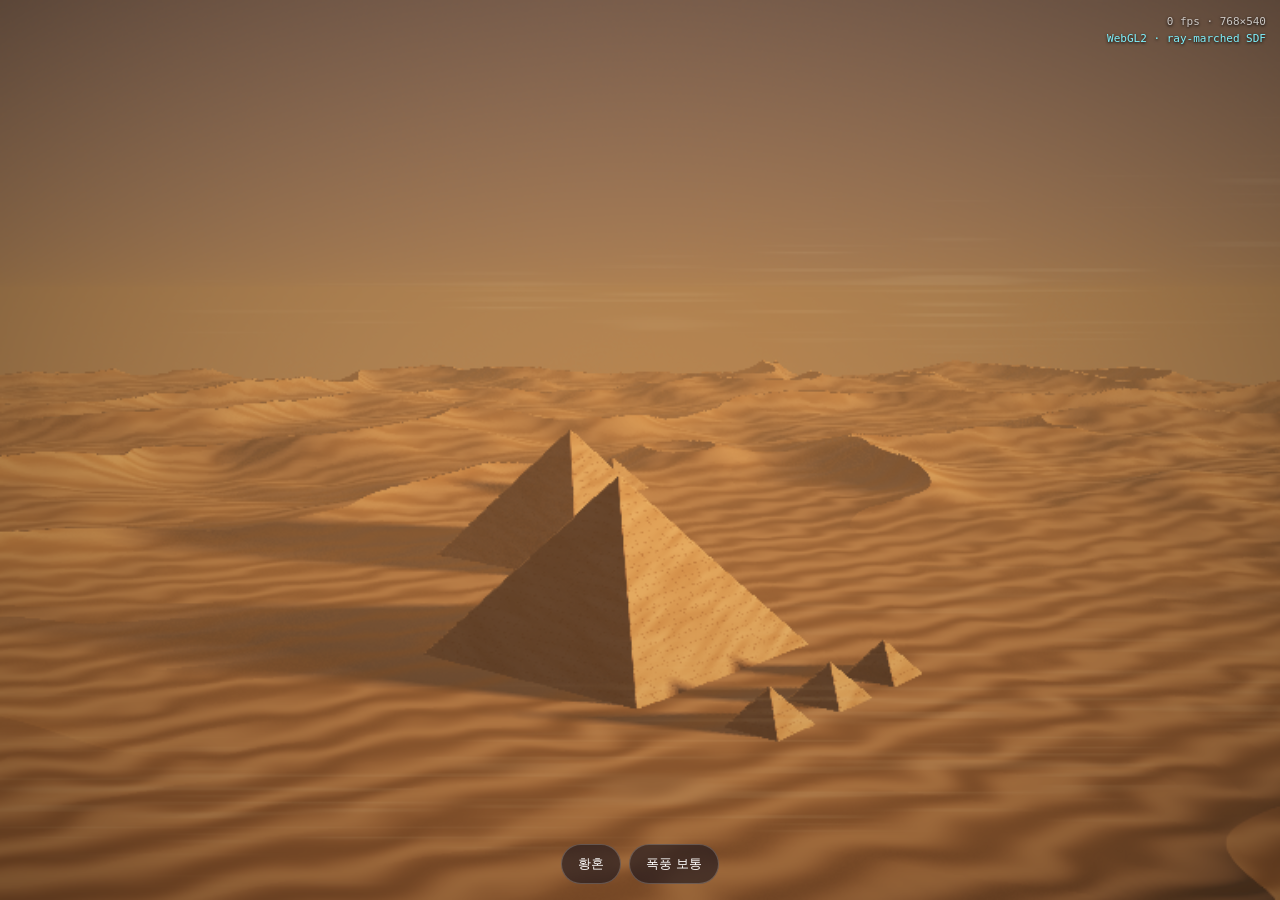
<file: app/src/main/assets/demos/sandstorm.html>
<!doctype html>
<html lang="ko">
<head>
<meta charset="utf-8">
<meta name="viewport" content="width=device-width, initial-scale=1, viewport-fit=cover, user-scalable=no">
<title>Giza Sandstorm</title>
<link rel="icon" href="data:,">
<link rel="stylesheet" href="common.css">
</head>
<body>
<script src="common.js"></script>
<script>
'use strict';
// Ray-marched desert: SDF pyramids on a dune heightfield, low sun with soft shadows, and a
// sandstorm made of wind-advected volumetric dust plus screen-space sand streaks.

const s = D.surface({ scale: 0.6, minScale: 0.3, maxScale: 0.85 });
const gl = D.webgl2(s);
D.badge('WebGL2 · ray-marched SDF');

const FS = `#version 300 es
precision highp float;
in vec2 vUv;
out vec4 o;
uniform vec2 uRes;
uniform float uTime;
uniform vec3 uEye, uRight, uUp, uFwd;
uniform float uStorm;      // 0 calm … 1 full storm
uniform float uGust;       // short burst from a tap
uniform vec3 uSunDir;
uniform vec3 uSunCol;
uniform vec3 uSkyTop, uSkyHorizon;
${D.GLSL_NOISE}

const vec3 WIND = vec3(1.0, 0.05, 0.35);

float fbm2(vec2 p) {
  float a = 0.5, s = 0.0;
  for (int i = 0; i < 3; i++) { s += a * noise2(p); p = p * 2.03 + 7.1; a *= 0.5; }
  return s;
}

// Dunes: long wind-aligned ridges warped by noise, flattened on the plateau under the pyramids.
float terrain(vec2 p) {
  float warp = fbm2(p * 0.08) * 6.0;
  float ridge = 1.0 - abs(sin(p.x * 0.22 + p.y * 0.08 + warp));
  float h = ridge * ridge * 0.9 + fbm2(p * 0.15) * 1.4 - 0.6;
  float plateau = smoothstep(9.0, 20.0, length(p - vec2(0.0, -2.0)));
  return mix(-0.02, h, plateau);
}

float sdPyramid(vec3 p, float h) {
  float m2 = h * h + 0.25;
  p.xz = abs(p.xz);
  p.xz = (p.z > p.x) ? p.zx : p.xz;
  p.xz -= 0.5;
  vec3 q = vec3(p.z, h * p.y - 0.5 * p.x, h * p.x + 0.5 * p.y);
  float s = max(-q.x, 0.0);
  float t = clamp((q.y - 0.5 * p.z) / (m2 + 0.25), 0.0, 1.0);
  float a = m2 * (q.x + s) * (q.x + s) + q.y * q.y;
  float b = m2 * (q.x + 0.5 * t) * (q.x + 0.5 * t) + (q.y - m2 * t) * (q.y - m2 * t);
  float d2 = min(q.y, -q.x * m2 - q.y * 0.5) > 0.0 ? 0.0 : min(a, b);
  return sqrt((d2 + q.z * q.z) / m2) * sign(max(q.z, -p.y));
}

float pyramids(vec3 p) {
  float d = sdPyramid((p - vec3(0.0, 0.0, 0.0)) / 4.6, 0.64) * 4.6;              // Khufu
  d = min(d, sdPyramid((p - vec3(-6.2, 0.0, -5.6)) / 4.3, 0.66) * 4.3);         // Khafre
  d = min(d, sdPyramid((p - vec3(-10.0, 0.0, -11.5)) / 2.1, 0.62) * 2.1);       // Menkaure
  for (int i = 0; i < 3; i++) {                                                  // queens' pyramids
    d = min(d, sdPyramid((p - vec3(4.2, 0.0, -1.5 + float(i) * 1.6)) / 0.9, 0.62) * 0.9);
  }
  return d;
}

// Returns distance; id = 1 for stone, 0 for sand.
float map(vec3 p, out float id) {
  float dt = (p.y - terrain(p.xz)) * 0.6;
  float dp = pyramids(p);
  id = dp < dt ? 1.0 : 0.0;
  return min(dt, dp);
}
float map(vec3 p) { float id; return map(p, id); }

vec3 normalAt(vec3 p) {
  vec2 e = vec2(0.01, 0.0);
  return normalize(vec3(map(p + e.xyy) - map(p - e.xyy),
                        map(p + e.yxy) - map(p - e.yxy),
                        map(p + e.yyx) - map(p - e.yyx)));
}

float softShadow(vec3 ro, vec3 rd) {
  float res = 1.0, t = 0.08;
  for (int i = 0; i < 24; i++) {
    float h = map(ro + rd * t);
    res = min(res, 10.0 * h / t);
    t += clamp(h, 0.08, 1.2);
    if (res < 0.01 || t > 30.0) break;
  }
  return clamp(res, 0.0, 1.0);
}

vec3 sky(vec3 rd) {
  float sun = max(dot(rd, uSunDir), 0.0);
  vec3 c = mix(uSkyHorizon, uSkyTop, pow(max(rd.y, 0.0), 0.5));
  c += uSunCol * (pow(sun, 600.0) * 6.0 + pow(sun, 12.0) * 0.35);
  return c;
}

// Dust density in the storm layer, advected along the wind.
float dust(vec3 p) {
  vec3 q = p * 0.18 - WIND * uTime * (0.25 + uStorm * 0.6);
  float n = noise3(q) * 0.6 + noise3(q * 2.3 + 4.0) * 0.3 + noise3(q * 5.1) * 0.1;
  float layer = exp(-max(p.y, 0.0) * (0.35 - uStorm * 0.2));
  return smoothstep(0.35, 0.8, n) * layer;
}

void main() {
  vec2 uv = (gl_FragCoord.xy - 0.5 * uRes) / uRes.y;
  vec3 rd = normalize(uFwd * 1.5 + uRight * uv.x + uUp * uv.y);
  vec3 ro = uEye;

  float t = 0.0, id = 0.0;
  bool hit = false;
  for (int i = 0; i < 110; i++) {
    vec3 p = ro + rd * t;
    float d = map(p, id);
    if (d < 0.002 * t) { hit = true; break; }
    t += d;
    if (t > 90.0) break;
  }

  vec3 col;
  if (hit) {
    vec3 p = ro + rd * t;
    vec3 n = normalAt(p);
    vec3 albedo;
    if (id > 0.5) {
      // Limestone courses: horizontal block rows with jittered joints and weathering.
      float row = floor(p.y * 7.0);
      float joint = smoothstep(0.0, 0.08, fract(p.y * 7.0)) * smoothstep(0.0, 0.05, fract((p.x + p.z) * 3.0 + hash12(vec2(row, 3.0))));
      float w = noise2(p.xz * 3.0 + p.y * 9.0);
      albedo = mix(vec3(0.62, 0.48, 0.32), vec3(0.85, 0.7, 0.5), w) * (0.65 + 0.35 * joint);
    } else {
      // Wind ripples bend the normal and darken the troughs.
      float rip = sin(dot(p.xz, vec2(5.0, 1.7)) + noise2(p.xz * 1.3) * 4.0);
      n = normalize(n + vec3(0.12 * rip, 0.0, 0.04 * rip));
      albedo = mix(vec3(0.78, 0.55, 0.32), vec3(0.93, 0.74, 0.5), 0.5 + 0.5 * rip);
    }
    float dif = max(dot(n, uSunDir), 0.0);
    float sh = softShadow(p + n * 0.02, uSunDir);
    float amb = 0.5 + 0.5 * n.y;
    float rim = pow(1.0 - max(dot(n, -rd), 0.0), 3.0);
    col = albedo * (uSunCol * dif * sh * 2.2 + uSkyTop * amb * 0.55 + uSkyHorizon * rim * 0.4);
    // Atmospheric haze.
    col = mix(col, sky(rd) * 0.9, 1.0 - exp(-t * 0.012));
  } else {
    col = sky(rd);
    t = 90.0;
  }

  // Volumetric dust: a few jittered samples along the view ray.
  vec3 dustCol = mix(vec3(0.75, 0.52, 0.3), uSunCol * vec3(1.0, 0.7, 0.45), 0.35);
  float trans = 1.0;
  vec3 scatter = vec3(0.0);
  float len = min(t, 60.0);
  float jitter = hash12(gl_FragCoord.xy + fract(uTime) * 61.0);
  float storm = clamp(uStorm + uGust, 0.0, 1.4);
  for (int i = 0; i < 8; i++) {
    float st = len * (float(i) + jitter) / 8.0;
    vec3 p = ro + rd * st;
    float dens = dust(p) * storm * 0.09 * (len / 8.0);
    float phase = 1.0 + pow(max(dot(rd, uSunDir), 0.0), 6.0) * 1.6;
    scatter += trans * dens * dustCol * phase;
    trans *= exp(-dens);
  }
  col = col * trans + scatter;
  // Uniform brown-out grows with the storm.
  col = mix(col, dustCol * 0.85, storm * 0.35 * (1.0 - exp(-t * 0.05)));

  // Flying sand streaks, stretched along the wind direction on screen.
  vec2 sp = gl_FragCoord.xy / uRes.y;
  float streak = noise2(vec2(sp.x * 6.0 - uTime * (6.0 + storm * 10.0), sp.y * 260.0));
  streak *= noise2(vec2(sp.x * 1.5 - uTime * 2.0, sp.y * 9.0));
  col += vec3(1.0, 0.82, 0.6) * smoothstep(0.45, 0.85, streak) * storm * 0.22;

  // Filmic tone and grade.
  col = 1.0 - exp(-col * 1.25);
  col = pow(col, vec3(0.95, 1.0, 1.08));
  vec2 q = vUv - 0.5;
  col *= 1.0 - dot(q, q) * 0.8;
  o = vec4(col, 1.0);
}`;

const prog = D.program(gl, D.FS_VS, FS);
const cam = D.orbit(s.canvas, {
  dist: 26, yaw: 0.65, pitch: 0.12, target: [-2, 3, -3],
  minDist: 12, maxDist: 45, minPitch: 0.02, maxPitch: 0.7, autoRotate: 0.05,
});

const TIMES = [
  { name: '황혼', sun: [0.75, 0.18, -0.45], col: [1.6, 0.85, 0.45], top: [0.25, 0.32, 0.5], hor: [0.95, 0.62, 0.38] },
  { name: '한낮', sun: [0.35, 0.8, -0.3], col: [1.5, 1.3, 1.05], top: [0.25, 0.48, 0.85], hor: [0.85, 0.82, 0.75] },
  { name: '달밤', sun: [-0.4, 0.45, 0.6], col: [0.35, 0.45, 0.7], top: [0.01, 0.02, 0.06], hor: [0.08, 0.1, 0.18] },
];
let timeOfDay = 0;
let storm = 0.35, stormTarget = 0.35, gust = 0;

D.cycle(TIMES.map((x) => x.name), (i) => (timeOfDay = i), 'time');
D.cycle(['폭풍 보통', '폭풍 강하게', '맑음'], (i) => (stormTarget = [0.35, 0.75, 0][i]), 'storm');
cam.onTap = () => (gust = 0.8);
D.hint('드래그: 시점 회전 · 핀치: 확대 · 탭: 돌풍');

D.loop(s, (time, dt) => {
  cam.update(dt);
  storm += (stormTarget - storm) * Math.min(1, dt * 1.5);
  gust *= Math.exp(-dt * 1.2);
  const b = cam.basis();
  const td = TIMES[timeOfDay];
  gl.bindFramebuffer(gl.FRAMEBUFFER, null);
  gl.viewport(0, 0, s.width, s.height);
  prog.use().set({
    uRes: [s.width, s.height], uTime: time,
    uEye: b.eye, uRight: b.right, uUp: b.up, uFwd: b.forward,
    uStorm: storm, uGust: gust,
    uSunDir: D.vec3.norm(td.sun), uSunCol: td.col, uSkyTop: td.top, uSkyHorizon: td.hor,
  });
  D.drawFullscreen(gl);
});
</script>
</body>
</html>
</file>
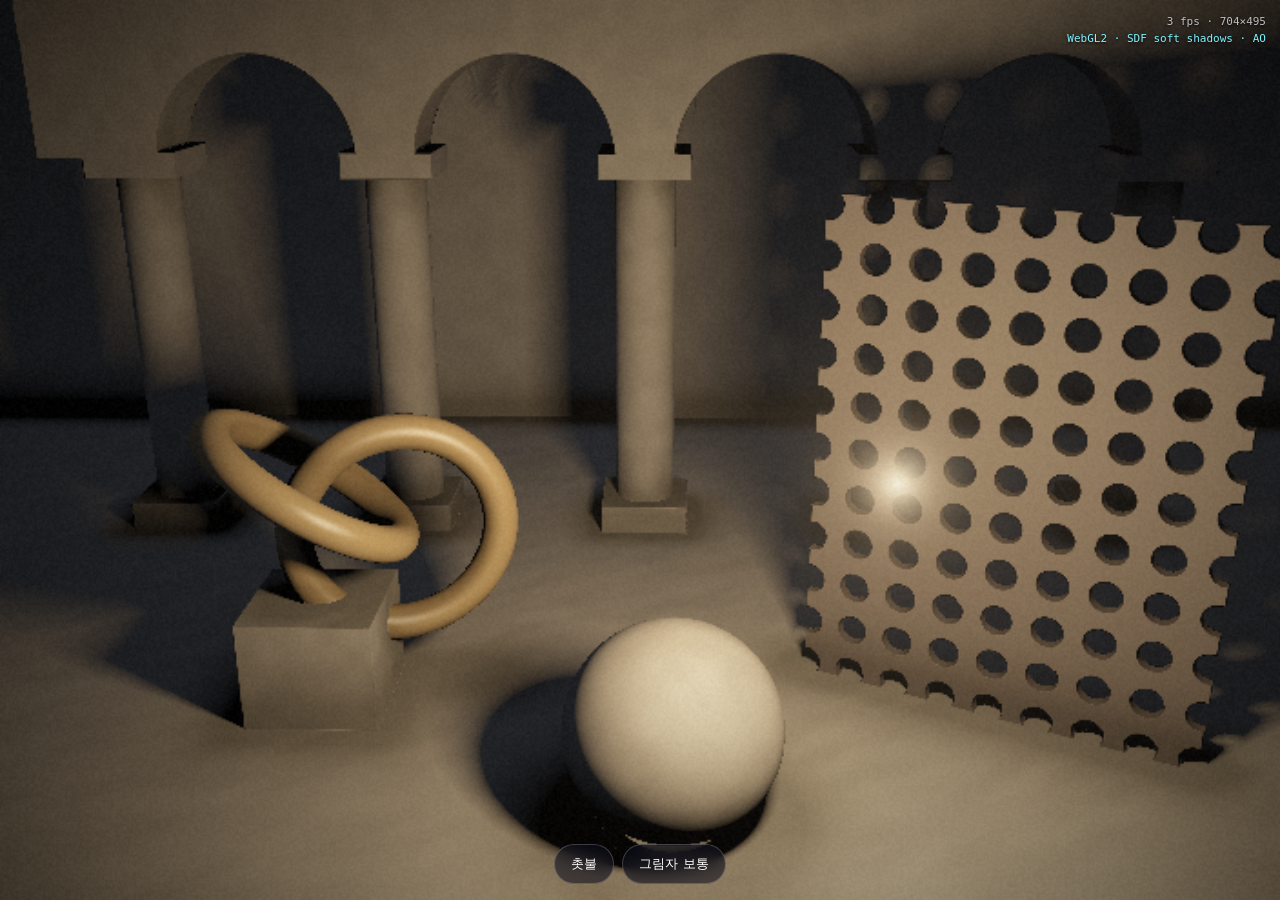
<file: app/src/main/assets/demos/shadow-play.html>
<!doctype html>
<html lang="ko">
<head>
<meta charset="utf-8">
<meta name="viewport" content="width=device-width, initial-scale=1, viewport-fit=cover, user-scalable=no">
<title>Shadow Play</title>
<link rel="icon" href="data:,">
<link rel="stylesheet" href="common.css">
</head>
<body>
<script src="common.js"></script>
<script>
'use strict';
// A dark gallery lit by a single point light you drag around: a colonnade with arches, a
// perforated screen that throws dappled light, and a slowly turning sculpture. Almost all of
// the image is shadow — penumbra width comes from the soft-shadow march.

const s = D.surface({ scale: 0.55, minScale: 0.3, maxScale: 0.8 });
const gl = D.webgl2(s);
D.badge('WebGL2 · SDF soft shadows · AO');

const FS = `#version 300 es
precision highp float;
in vec2 vUv;
out vec4 o;
uniform vec2 uRes;
uniform float uTime;
uniform vec3 uEye, uRight, uUp, uFwd;
uniform vec3 uLight;
uniform vec3 uLightCol;
uniform float uSoft;
${D.GLSL_NOISE}

float sdBox(vec3 p, vec3 b) { vec3 q = abs(p) - b; return length(max(q, 0.0)) + min(max(q.x, max(q.y, q.z)), 0.0); }
float sdTorus(vec3 p, vec2 t) { vec2 q = vec2(length(p.xz) - t.x, p.y); return length(q) - t.y; }
mat2 rot(float a) { float c = cos(a), s = sin(a); return mat2(c, -s, s, c); }

// Material ids: 0 plaster (walls/floor), 1 stone (columns/arches), 2 brass (sculpture), 3 screen.
float map(vec3 p, out float m) {
  float floorD = p.y;
  float wall = p.z + 4.0;
  float d = min(floorD, wall);
  m = 0.0;

  // Colonnade: five columns repeated along x, with an arched beam on top.
  float sp = 1.7;
  float id = clamp(floor(p.x / sp + 0.5), -2.0, 2.0);
  vec3 q = p - vec3(id * sp, 0.0, -1.6);
  float col = max(length(q.xz) - 0.2, q.y - 2.6);
  col = min(col, sdBox(q - vec3(0.0, 0.1, 0.0), vec3(0.3, 0.1, 0.3)));
  col = min(col, sdBox(q - vec3(0.0, 2.6, 0.0), vec3(0.3, 0.08, 0.3)));
  float beam = sdBox(p - vec3(0.0, 3.15, -1.6), vec3(4.0, 0.5, 0.3));
  float aid = clamp(floor(p.x / sp), -2.0, 1.0) + 0.5;
  vec3 a = p - vec3(aid * sp, 2.65, -1.6);
  beam = max(beam, -(length(a.xy) - 0.66));
  float stone = min(col, beam);
  if (stone < d) { d = stone; m = 1.0; }

  // Perforated screen: thin slab minus a grid of round holes.
  vec3 sp3 = p - vec3(1.9, 1.35, 1.1);
  sp3.xz *= rot(-0.5);
  float slab = sdBox(sp3, vec3(1.05, 1.35, 0.03));
  vec2 cell = mod(sp3.xy + 0.13, 0.26) - 0.13;
  float holes = length(cell) - 0.085;
  float screen = max(slab, -holes);
  if (screen < d) { d = screen; m = 3.0; }

  // Sculpture: two interlocked, slowly turning tori on a plinth.
  vec3 k = p - vec3(-1.7, 1.25, 1.0);
  k.xz *= rot(uTime * 0.35);
  k.xy *= rot(0.6);
  float sc = sdTorus(k, vec2(0.55, 0.09));
  vec3 k2 = k;
  k2.yz *= rot(1.5708);
  k2.x -= 0.55;
  sc = min(sc, sdTorus(k2, vec2(0.55, 0.09)));
  float plinth = sdBox(p - vec3(-1.7, 0.3, 1.0), vec3(0.35, 0.3, 0.35));
  if (sc < d) { d = sc; m = 2.0; }
  if (plinth < d) { d = plinth; m = 1.0; }

  // A sphere resting on the floor.
  float ball = length(p - vec3(0.2, 0.5, 2.1)) - 0.5;
  if (ball < d) { d = ball; m = 1.0; }
  return d;
}
float map(vec3 p) { float m; return map(p, m); }

vec3 normalAt(vec3 p) {
  vec2 e = vec2(0.0015, -0.0015);
  return normalize(e.xyy * map(p + e.xyy) + e.yyx * map(p + e.yyx) + e.yxy * map(p + e.yxy) + e.xxx * map(p + e.xxx));
}

float shadow(vec3 ro, vec3 rd, float maxT) {
  float res = 1.0, t = 0.04, ph = 1e10;
  for (int i = 0; i < 48; i++) {
    float h = map(ro + rd * t);
    float y = h * h / (2.0 * ph);
    float d = sqrt(max(h * h - y * y, 0.0));
    res = min(res, uSoft * d / max(0.0, t - y));
    ph = h;
    t += clamp(h, 0.01, 0.4);
    if (res < 0.002 || t > maxT) break;
  }
  return clamp(res, 0.0, 1.0);
}

float ao(vec3 p, vec3 n) {
  float occ = 0.0, w = 1.0;
  for (int i = 1; i <= 5; i++) {
    float h = 0.03 + 0.12 * float(i);
    occ += (h - map(p + n * h)) * w;
    w *= 0.7;
  }
  return clamp(1.0 - 2.2 * occ, 0.0, 1.0);
}

void main() {
  vec2 uv = (gl_FragCoord.xy - 0.5 * uRes) / min(uRes.x, uRes.y);
  vec3 rd = normalize(uFwd * 1.4 + uRight * uv.x + uUp * uv.y);
  vec3 ro = uEye;

  float t = 0.0, m = 0.0;
  bool hit = false;
  for (int i = 0; i < 100; i++) {
    float d = map(ro + rd * t, m);
    if (d < 0.0008 * t) { hit = true; break; }
    t += d;
    if (t > 30.0) break;
  }

  vec3 col = vec3(0.0);
  if (hit) {
    vec3 p = ro + rd * t;
    vec3 n = normalAt(p);
    vec3 albedo = vec3(0.82, 0.77, 0.68);
    float spec = 0.0, shine = 8.0;
    if (m < 0.5) {
      albedo *= 0.85 + 0.15 * noise2(p.xy * 6.0 + p.z * 6.0);
    } else if (m < 1.5) {
      albedo = vec3(0.75, 0.7, 0.62) * (0.8 + 0.2 * noise3(p * 9.0));
      spec = 0.08;
    } else if (m < 2.5) {
      albedo = vec3(0.85, 0.6, 0.3);
      spec = 0.9; shine = 48.0;
    } else {
      albedo = vec3(0.35, 0.3, 0.27);
    }
    vec3 L = uLight - p;
    float dist = length(L);
    L /= dist;
    float dif = max(dot(n, L), 0.0);
    float sh = dif > 0.0 ? shadow(p + n * 0.03, L, dist) : 0.0;
    float att = 6.5 / (1.0 + dist * dist * 0.9);
    float occ = ao(p, n);
    vec3 h = normalize(L - rd);
    float sp = pow(max(dot(n, h), 0.0), shine) * spec;
    col = albedo * uLightCol * dif * sh * att + uLightCol * sp * sh * att;
    // A whisper of bounce light so the darkness has depth instead of being flat black.
    col += albedo * vec3(0.012, 0.014, 0.02) * occ * (0.6 + 0.4 * n.y);
    col *= mix(0.6, 1.0, occ);
  }

  // Glow of the bulb itself, occluded by geometry in front of it.
  vec3 toL = uLight - ro;
  float tl = dot(toL, rd);
  if (tl > 0.0 && (!hit || tl < t)) {
    float dl = length(toL - rd * tl);
    col += uLightCol * (exp(-dl * 22.0) * 2.0 + exp(-dl * 4.0) * 0.08);
  }

  col = 1.0 - exp(-col * 1.6);
  col = pow(col, vec3(0.4545));
  vec2 q = vUv - 0.5;
  col *= 1.0 - dot(q, q) * 1.1;
  col += (hash12(gl_FragCoord.xy + fract(uTime) * 311.0) - 0.5) * 0.035;
  o = vec4(col, 1.0);
}`;

const prog = D.program(gl, D.FS_VS, FS);
const cam = D.orbit(s.canvas, {
  dist: s.aspect < 1 ? 8.5 : 7.5, pitch: 0.34, target: [0, 1.1, 0],
  minDist: 4, maxDist: 14, rotate: false, autoRotate: 0,
});

const COLORS = [
  { name: '촛불', c: [1.0, 0.72, 0.42] },
  { name: '달빛', c: [0.62, 0.75, 1.0] },
  { name: '네온', c: [1.0, 0.3, 0.55] },
  { name: '백색', c: [1.0, 1.0, 1.0] },
];
let lightCol = COLORS[0].c;
let soft = 10;
D.cycle(COLORS.map((x) => x.name), (i) => (lightCol = COLORS[i].c), 'light');
D.cycle(['그림자 보통', '그림자 선명', '그림자 흐림'], (i) => (soft = [10, 32, 3][i]), 'shadow');
D.hint('드래그: 광원 이동 · 핀치: 확대 · 손을 떼면 광원이 스스로 떠돕니다');

let light = [0, 2.2, 3];
let manualUntil = 0;
D.loop(s, (time, dt) => {
  cam.update(dt);
  cam.yaw = 0.35 * Math.sin(time * 0.07);

  let target;
  if (cam.pointer.down) manualUntil = time + 3;
  if (time < manualUntil) {
    target = [(cam.pointer.x - 0.5) * 8, 0.4 + (1 - cam.pointer.y) * 3.6, 3.0];
  } else {
    target = [3.2 * Math.sin(time * 0.33), 2.0 + 1.1 * Math.sin(time * 0.21), 2.6 + 0.8 * Math.cos(time * 0.17)];
  }
  const k = Math.min(1, dt * 6);
  light = light.map((v, i) => v + (target[i] - v) * k);

  const b = cam.basis();
  gl.bindFramebuffer(gl.FRAMEBUFFER, null);
  gl.viewport(0, 0, s.width, s.height);
  prog.use().set({
    uRes: [s.width, s.height], uTime: time,
    uEye: b.eye, uRight: b.right, uUp: b.up, uFwd: b.forward,
    uLight: light, uLightCol: lightCol, uSoft: soft,
  });
  D.drawFullscreen(gl);
});
</script>
</body>
</html>
</file>
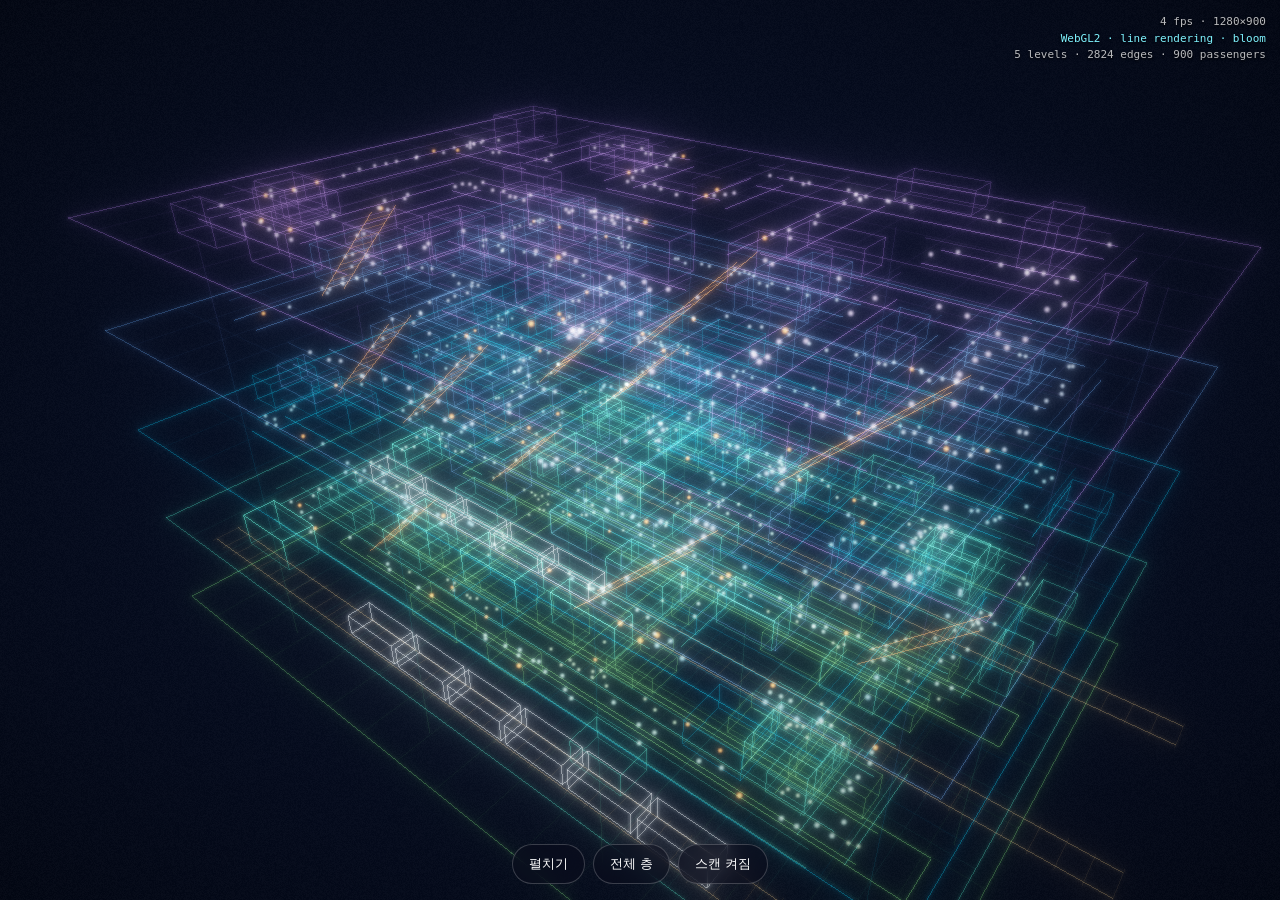
<file: app/src/main/assets/demos/wireframe-station.html>
<!doctype html>
<html lang="ko">
<head>
<meta charset="utf-8">
<meta name="viewport" content="width=device-width, initial-scale=1, viewport-fit=cover, user-scalable=no">
<title>Wireframe Station</title>
<link rel="icon" href="data:,">
<link rel="stylesheet" href="common.css">
</head>
<body>
<script src="common.js"></script>
<script>
'use strict';
// A procedurally generated five-level station drawn as layered wireframe: corridor networks,
// shops, columns, escalators, platforms with moving trains, and passengers walking the graph.
// Every vertex stores its floor index, so the exploded view is just a spacing uniform.

const s = D.surface({ scale: 1, minScale: 0.6, maxScale: 1 });
const gl = D.webgl2(s);
D.badge('WebGL2 · line rendering · bloom');
const bloom = new D.Bloom(gl, { levels: 5 });
s.onResize = (w, h) => bloom.resize(w, h);
s.onResize(s.width, s.height);

const rand = D.rng(1923);
const FLOORS = 5, NX = 7, NZ = 5, DX = 2.4, DZ = 2.2;
const FLOOR_NAMES = ['B3 승강장', 'B2', 'B1', '1F 개찰', '2F'];
const nx = (i) => (i - (NX - 1) / 2) * DX;
const nz = (j) => (j - (NZ - 1) / 2) * DZ;
const id = (f, i, j) => f * NX * NZ + j * NX + i;

// ---- static line geometry: [x, y, z, floor, alpha, tint] -----------------------
const lines = [];
const line = (a, fa, b, fb, alpha, tint = 0) => lines.push(...a, fa, alpha, tint, ...b, fb, alpha, tint);
const rect = (x0, z0, x1, z1, y, f, alpha, tint = 0) => {
  line([x0, y, z0], f, [x1, y, z0], f, alpha, tint);
  line([x1, y, z0], f, [x1, y, z1], f, alpha, tint);
  line([x1, y, z1], f, [x0, y, z1], f, alpha, tint);
  line([x0, y, z1], f, [x0, y, z0], f, alpha, tint);
};
const box = (cx, cz, w, d, h, f, alpha, tint = 0) => {
  const x0 = cx - w / 2, x1 = cx + w / 2, z0 = cz - d / 2, z1 = cz + d / 2;
  rect(x0, z0, x1, z1, 0, f, alpha, tint);
  rect(x0, z0, x1, z1, h, f, alpha, tint);
  for (const [x, z] of [[x0, z0], [x1, z0], [x1, z1], [x0, z1]]) line([x, 0, z], f, [x, h, z], f, alpha, tint);
};

// Graph for passengers: adjacency by node id.
const adj = new Map();
const link = (a, b) => {
  if (!adj.has(a)) adj.set(a, []);
  if (!adj.has(b)) adj.set(b, []);
  adj.get(a).push(b);
  adj.get(b).push(a);
};
const nodePos = (n) => {
  const f = Math.floor(n / (NX * NZ)), r = n % (NX * NZ);
  return [nx(r % NX), nz(Math.floor(r / NX)), f];
};

function corridor(f, a, b) {
  const [ax, az] = nodePos(a), [bx, bz] = nodePos(b);
  const alongX = Math.abs(bx - ax) > 0.01;
  const w = 0.42;
  const ox = alongX ? 0 : w, oz = alongX ? w : 0;
  for (const side of [-1, 1]) {
    line([ax + ox * side, 0, az + oz * side], f, [bx + ox * side, 0, bz + oz * side], f, 0.55);
    line([ax + ox * side, 0.45, az + oz * side], f, [bx + ox * side, 0.45, bz + oz * side], f, 0.18);
  }
  // Shops on either side.
  for (const side of [-1, 1]) {
    if (rand() < 0.45) {
      const len = (alongX ? Math.abs(bx - ax) : Math.abs(bz - az)) * (0.4 + rand() * 0.3);
      const depth = 0.5 + rand() * 0.4, h = 0.35 + rand() * 0.5;
      const cx = (ax + bx) / 2 + (alongX ? 0 : side * (w + 0.1 + depth / 2));
      const cz = (az + bz) / 2 + (alongX ? side * (w + 0.1 + depth / 2) : 0);
      box(cx, cz, alongX ? len : depth, alongX ? depth : len, h, f, 0.28);
    }
  }
  link(a, b);
}

for (let f = 0; f < FLOORS; f++) {
  // Slab outline and faint floor grid.
  rect(-9.2, -6.4, 9.2, 6.4, 0, f, 0.45);
  for (let x = -9.2; x <= 9.21; x += 1.15) line([x, 0, -6.4], f, [x, 0, 6.4], f, 0.05);
  for (let z = -6.4; z <= 6.41; z += 1.6) line([-9.2, 0, z], f, [9.2, 0, z], f, 0.05);

  if (f === 0) {
    // Platform level: two island platforms (rows 1, 3), cross bridges, three tracks (rows 0, 2, 4).
    for (const j of [1, 3]) {
      for (let i = 0; i < NX - 1; i++) corridor(f, id(f, i, j), id(f, i + 1, j));
      rect(nx(0) - 1, nz(j) - 0.55, nx(NX - 1) + 1, nz(j) + 0.55, 0.02, f, 0.6);
    }
    for (const i of [1, 3, 5]) {
      corridor(f, id(f, i, 1), id(f, i, 2));
      corridor(f, id(f, i, 2), id(f, i, 3));
    }
    for (const j of [0, 2, 4]) {
      for (const dz of [-0.32, 0.32]) line([-11, -0.05, nz(j) + dz], f, [11, -0.05, nz(j) + dz], f, 0.5, 2);
      for (let x = -11; x <= 11; x += 0.5) line([x, -0.05, nz(j) - 0.42], f, [x, -0.05, nz(j) + 0.42], f, 0.12, 2);
    }
    continue;
  }

  // Concourse levels: random spanning tree over the grid plus a few loops.
  const seen = new Set();
  const stack = [[Math.floor(rand() * NX), Math.floor(rand() * NZ)]];
  seen.add(stack[0].join());
  while (stack.length) {
    const [i, j] = stack[stack.length - 1];
    const next = [[i + 1, j], [i - 1, j], [i, j + 1], [i, j - 1]]
      .filter(([a, b]) => a >= 0 && b >= 0 && a < NX && b < NZ && !seen.has(`${a},${b}`));
    if (!next.length) { stack.pop(); continue; }
    const [a, b] = next[Math.floor(rand() * next.length)];
    seen.add(`${a},${b}`);
    corridor(f, id(f, i, j), id(f, a, b));
    stack.push([a, b]);
  }
  for (let k = 0; k < 6; k++) {
    const i = Math.floor(rand() * (NX - 1)), j = Math.floor(rand() * NZ);
    if (!adj.get(id(f, i, j)).includes(id(f, i + 1, j))) corridor(f, id(f, i, j), id(f, i + 1, j));
  }
}

// Columns span from each floor to the next (so they stretch in the exploded view).
for (let f = 0; f < FLOORS - 1; f++) {
  for (let i = 0; i < NX; i += 2) for (let j = 0; j < NZ; j += 2) {
    line([nx(i) + 1.2, 0, nz(j) + 1.1], f, [nx(i) + 1.2, 0, nz(j) + 1.1], f + 1, 0.1);
  }
}

// Escalators between consecutive floors, also walkable by passengers.
for (let f = 0; f < FLOORS - 1; f++) {
  const used = new Set();
  for (let k = 0; k < 3; k++) {
    const j = f === 0 ? [1, 3][k % 2] : Math.floor(rand() * NZ);
    const i = Math.floor(rand() * (NX - 1));
    if (used.has(`${i},${j}`)) continue;
    used.add(`${i},${j}`);
    const a = id(f, i, j), b = id(f + 1, i + 1, j);
    if (!adj.has(a) || !adj.has(b)) continue;
    for (const dz of [-0.3, 0.3]) line([nx(i), 0.05, nz(j) + dz], f, [nx(i + 1), 0.05, nz(j) + dz], f + 1, 0.8, 1);
    for (let k2 = 1; k2 < 10; k2++) {
      const t = k2 / 10;
      const x = nx(i) + (nx(i + 1) - nx(i)) * t;
      line([x, 0.05, nz(j) - 0.3], f + t, [x, 0.05, nz(j) + 0.3], f + t, 0.35, 1);
    }
    link(a, b);
  }
}

function vao(data, usage = gl.STATIC_DRAW) {
  const v = gl.createVertexArray();
  gl.bindVertexArray(v);
  const buf = gl.createBuffer();
  gl.bindBuffer(gl.ARRAY_BUFFER, buf);
  gl.bufferData(gl.ARRAY_BUFFER, data, usage);
  const layout = [3, 1, 1, 1];
  let off = 0;
  layout.forEach((size, loc) => {
    gl.enableVertexAttribArray(loc);
    gl.vertexAttribPointer(loc, size, gl.FLOAT, false, 24, off);
    off += size * 4;
  });
  gl.bindVertexArray(null);
  return { v, buf };
}
const staticLines = vao(new Float32Array(lines));
const staticCount = lines.length / 6;

// ---- dynamic geometry: trains + passengers ------------------------------------
const CARS = 6, TRAINS = 3;
const trainData = new Float32Array(TRAINS * CARS * 24 * 6);
const trainLines = vao(trainData, gl.DYNAMIC_DRAW);
const trains = [0, 2, 4].map((j, k) => ({ z: nz(j), speed: (k % 2 ? -1 : 1) * (2.2 + k * 0.6), offset: k * 9 }));

function buildTrains(time) {
  let o = 0;
  const put = (x, y, z) => { trainData.set([x, y, z, 0, 0.9, 3], o); o += 6; };
  for (const tr of trains) {
    const head = (((time * tr.speed + tr.offset) % 34) + 34) % 34 - 17;
    for (let c = 0; c < CARS; c++) {
      const cx = head - Math.sign(tr.speed) * c * 1.75;
      const visible = Math.abs(cx) < 10.2;
      const x0 = cx - 0.8, x1 = cx + 0.8, z0 = tr.z - 0.3, z1 = tr.z + 0.3, y0 = 0, y1 = visible ? 0.55 : 0;
      const edges = [
        [x0, y0, z0, x1, y0, z0], [x1, y0, z0, x1, y0, z1], [x1, y0, z1, x0, y0, z1], [x0, y0, z1, x0, y0, z0],
        [x0, y1, z0, x1, y1, z0], [x1, y1, z0, x1, y1, z1], [x1, y1, z1, x0, y1, z1], [x0, y1, z1, x0, y1, z0],
        [x0, y0, z0, x0, y1, z0], [x1, y0, z0, x1, y1, z0], [x1, y0, z1, x1, y1, z1], [x0, y0, z1, x0, y1, z1],
      ];
      for (const e of edges) {
        if (!visible) { put(0, -99, 0); put(0, -99, 0); continue; }
        put(e[0], e[1], e[2]);
        put(e[3], e[4], e[5]);
      }
    }
  }
  gl.bindBuffer(gl.ARRAY_BUFFER, trainLines.buf);
  gl.bufferSubData(gl.ARRAY_BUFFER, 0, trainData);
}

const walkable = [...adj.keys()];
const AGENTS = 900;
const agentData = new Float32Array(AGENTS * 6);
const agentPoints = vao(agentData, gl.DYNAMIC_DRAW);
const agents = Array.from({ length: AGENTS }, () => {
  const a = walkable[Math.floor(rand() * walkable.length)];
  const nbrs = adj.get(a);
  return { a, b: nbrs[Math.floor(rand() * nbrs.length)], prev: -1, t: rand(), speed: 0.9 + rand() * 0.9, lane: (rand() - 0.5) * 0.5, hot: rand() < 0.08 };
});

function stepAgents(dt) {
  agents.forEach((g, k) => {
    const [ax, az, af] = nodePos(g.a), [bx, bz, bf] = nodePos(g.b);
    const len = Math.hypot(bx - ax, bz - az, (bf - af) * 2) || 1;
    g.t += (g.speed * dt) / len;
    if (g.t >= 1) {
      const options = adj.get(g.b).filter((n) => n !== g.a);
      const next = options.length ? options[Math.floor(rand() * options.length)] : g.a;
      g.a = g.b;
      g.b = next;
      g.t = 0;
    }
    const t = Math.min(g.t, 1);
    const [px, pz, pf] = nodePos(g.a), [qx, qz, qf] = nodePos(g.b);
    const alongX = Math.abs(qx - px) > 0.01;
    agentData.set([
      px + (qx - px) * t + (alongX ? 0 : g.lane),
      0.12,
      pz + (qz - pz) * t + (alongX ? g.lane : 0),
      pf + (qf - pf) * t,
      g.hot ? 2.2 : 1.2,
      g.hot ? 1 : 4,
    ], k * 6);
  });
  gl.bindBuffer(gl.ARRAY_BUFFER, agentPoints.buf);
  gl.bufferSubData(gl.ARRAY_BUFFER, 0, agentData);
}

// ---- shaders ------------------------------------------------------------------
const VS = `#version 300 es
layout(location = 0) in vec3 aPos;
layout(location = 1) in float aFloor;
layout(location = 2) in float aAlpha;
layout(location = 3) in float aTint;
uniform mat4 uVP;
uniform vec3 uEye;
uniform float uSpacing;
uniform float uScanY;
uniform float uScan;
uniform float uFocus;
uniform float uPointSize;
out vec3 vCol;
vec3 floorColor(float f) {
  float t = f / ${FLOORS - 1}.0;
  return t < 0.5 ? mix(vec3(0.49, 1.0, 0.42), vec3(0.0, 0.76, 1.0), t * 2.0)
                 : mix(vec3(0.0, 0.76, 1.0), vec3(0.7, 0.45, 1.0), t * 2.0 - 1.0);
}
void main() {
  vec3 p = aPos;
  p.y += (aFloor - ${(FLOORS - 1) / 2}.0) * uSpacing;
  gl_Position = uVP * vec4(p, 1.0);
  gl_PointSize = uPointSize / gl_Position.w;
  vec3 c = aTint < 0.5 ? floorColor(aFloor)
         : aTint < 1.5 ? vec3(1.0, 0.55, 0.2)
         : aTint < 2.5 ? vec3(1.0, 0.8, 0.45)
         : aTint < 3.5 ? vec3(0.9, 0.95, 1.0)
         : mix(floorColor(aFloor), vec3(1.0), 0.6);
  float fog = exp(-length(p - uEye) * 0.03);
  float focus = uFocus < 0.0 ? 1.0 : mix(0.12, 1.4, 1.0 - clamp(abs(aFloor - uFocus), 0.0, 1.0));
  float scan = uScan * exp(-abs(p.y - uScanY) * 4.0) * 2.0;
  vCol = c * aAlpha * (fog * focus + scan);
}`;
const LINE_FS = `#version 300 es
precision highp float;
in vec3 vCol;
out vec4 o;
void main() { o = vec4(vCol, 1.0); }`;
const POINT_FS = `#version 300 es
precision highp float;
in vec3 vCol;
out vec4 o;
void main() {
  vec2 q = gl_PointCoord * 2.0 - 1.0;
  float d = dot(q, q);
  if (d > 1.0) discard;
  o = vec4(vCol * exp(-d * 3.0), 1.0);
}`;
const lineProg = D.program(gl, VS, LINE_FS);
const pointProg = D.program(gl, VS, POINT_FS);

// ---- interaction ------------------------------------------------------------
const cam = D.orbit(s.canvas, {
  dist: s.aspect < 1 ? 30 : 20, pitch: 0.55, yaw: 0.6,
  minDist: 8, maxDist: 50, minPitch: 0.05, autoRotate: 0.08,
});
let spacing = 2.4, spacingTarget = 2.4;
let focus = -1;
let scanOn = 1;
const explodeBtn = D.cycle(['펼치기', '접기'], (i) => (spacingTarget = i ? 4.2 : 2.4), 'explode');
D.cycle(['전체 층', ...FLOOR_NAMES], (i) => (focus = i - 1), 'floor');
D.cycle(['스캔 켜짐', '스캔 꺼짐'], (i) => (scanOn = i ? 0 : 1), 'scan');
cam.onDoubleTap = () => explodeBtn.click();
D.hint('드래그: 회전 · 핀치: 확대 · 두 번 탭: 층 펼치기');
D.stat(`${FLOORS} levels · ${staticCount / 2} edges · ${AGENTS} passengers`);

let focusAnim = -1;
D.loop(s, (time, dt) => {
  cam.update(dt);
  spacing += (spacingTarget - spacing) * Math.min(1, dt * 3);
  focusAnim = focus < 0 ? -1 : focusAnim < 0 ? focus : focusAnim + (focus - focusAnim) * Math.min(1, dt * 5);
  stepAgents(dt);
  buildTrains(time);

  const span = (FLOORS - 1) * spacing + 2;
  const scanY = -span / 2 + ((time * 0.35) % 1) * span;
  const uniforms = {
    uVP: cam.viewProj(s.aspect), uEye: cam.eye(), uSpacing: spacing,
    uScanY: scanY, uScan: scanOn, uFocus: focusAnim, uPointSize: s.height * 0.12,
  };

  bloom.begin();
  gl.clearColor(0.004, 0.008, 0.02, 1);
  gl.clear(gl.COLOR_BUFFER_BIT);
  gl.enable(gl.BLEND);
  gl.blendFunc(gl.ONE, gl.ONE);

  lineProg.use().set(uniforms);
  gl.bindVertexArray(staticLines.v);
  gl.drawArrays(gl.LINES, 0, staticCount);
  gl.bindVertexArray(trainLines.v);
  gl.drawArrays(gl.LINES, 0, trainData.length / 6);

  pointProg.use().set(uniforms);
  gl.bindVertexArray(agentPoints.v);
  gl.drawArrays(gl.POINTS, 0, AGENTS);

  bloom.end({ strength: 0.9, exposure: 1.4, vignette: 0.45, time });
});
</script>
</body>
</html>
</file>
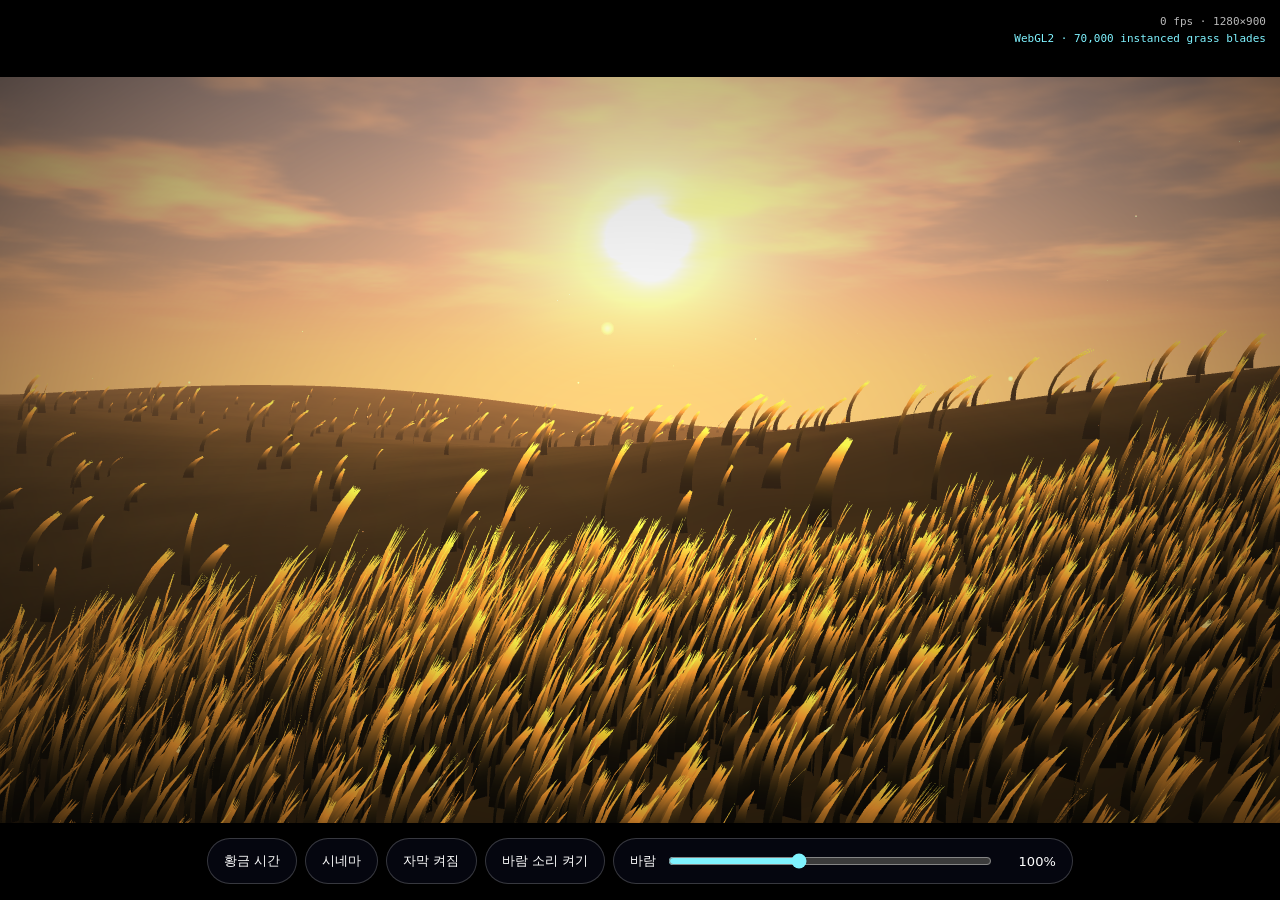
<file: myWebgl/app/src/main/assets/demos/grassland.html>
<!doctype html>
<html lang="ko">
<head>
<meta charset="utf-8">
<meta name="viewport" content="width=device-width, initial-scale=1, viewport-fit=cover, user-scalable=no">
<title>Above the Grassland</title>
<link rel="icon" href="data:,">
<link rel="stylesheet" href="common.css">
</head>
<body>
<script src="common.js"></script>
<script>
'use strict';
// A slow cinematic glide just above an endless grass field. Every blade is an instanced
// triangle strip shaped and bent by wind entirely in the vertex shader; the field wraps around
// the camera in two tiles (dense near, sparse far) so it never ends. Sky, clouds, fog and
// backlit translucency change with the weather preset; subtitles and wind sound set the mood.

const COUNT = D.clamp(Math.round(D.param('count', 70000)), 5000, 400000);
const NEAR = Math.round(COUNT * 0.6);        // blades in the dense tile around the camera
const TILE_NEAR = 18, TILE_FAR = 110;        // tile sizes in metres
const SEG = 5;                               // blade segments → 2*SEG+1 strip vertices
const MOTES = 700;

const s = D.surface({ scale: 1, minScale: 0.55, maxScale: 1 });
const gl = D.webgl2(s, { antialias: true, depth: true });
D.badge(`WebGL2 · ${COUNT.toLocaleString()} instanced grass blades`);

// Same terrain in JS (camera height) and GLSL (ground, blades): a sum of sines is exact in both.
const TERRAIN_GLSL = `
float terrain(vec2 p) {
  return 1.6 * sin(p.x * 0.045) * cos(p.y * 0.037) + 0.8 * sin(p.x * 0.11 + p.y * 0.07) + 0.4 * sin(p.y * 0.17 - p.x * 0.05);
}`;
const terrain = (x, z) =>
  1.6 * Math.sin(x * 0.045) * Math.cos(z * 0.037) + 0.8 * Math.sin(x * 0.11 + z * 0.07) + 0.4 * Math.sin(z * 0.17 - x * 0.05);

// Weather presets; every field is blended smoothly when the preset changes.
const WEATHER = [
  { name: '황금 시간', sun: [0.25, 0.14, -1], sunCol: [1.7, 1.08, 0.6], top: [0.22, 0.36, 0.62], hor: [1.0, 0.72, 0.46],
    fog: 0.011, tip: [0.78, 0.68, 0.3], dark: [0.07, 0.11, 0.03], amb: [0.32, 0.3, 0.28], wind: 0.8, clouds: 0.35 },
  { name: '흐린 오후', sun: [0.3, 0.55, -0.6], sunCol: [0.75, 0.76, 0.78], top: [0.45, 0.5, 0.56], hor: [0.7, 0.73, 0.76],
    fog: 0.02, tip: [0.48, 0.62, 0.27], dark: [0.06, 0.1, 0.04], amb: [0.55, 0.58, 0.62], wind: 1.2, clouds: 0.9 },
  { name: '안개 새벽', sun: [-0.35, 0.06, -1], sunCol: [1.3, 0.85, 0.75], top: [0.32, 0.38, 0.55], hor: [0.88, 0.76, 0.76],
    fog: 0.055, tip: [0.42, 0.58, 0.34], dark: [0.06, 0.09, 0.06], amb: [0.45, 0.45, 0.5], wind: 0.3, clouds: 0.15 },
  { name: '폭풍 전야', sun: [0.5, 0.22, -0.7], sunCol: [1.1, 0.78, 0.5], top: [0.1, 0.12, 0.17], hor: [0.34, 0.32, 0.31],
    fog: 0.024, tip: [0.52, 0.56, 0.26], dark: [0.05, 0.07, 0.03], amb: [0.2, 0.22, 0.28], wind: 2.3, clouds: 1.0 },
];

const COMMON_GLSL = `${D.GLSL_NOISE}${TERRAIN_GLSL}
uniform mat4 uVP;
uniform vec3 uCam;
uniform float uTime;
uniform vec3 uSunDir, uSunCol, uSkyTop, uSkyHor, uAmb, uTip, uDark;
uniform float uFog;
vec3 fogColor(vec3 rd) {
  float sun = pow(max(dot(rd, uSunDir), 0.0), 6.0);
  return mix(uSkyHor, uSunCol * 0.85, sun * 0.6);
}
vec3 applyFog(vec3 col, vec3 world) {
  vec3 d = world - uCam;
  float f = 1.0 - exp(-length(d) * uFog);
  return mix(col, fogColor(normalize(d)), f);
}`;

const GRASS_VS = `#version 300 es
precision highp float;
${COMMON_GLSL}
uniform vec2 uWindDir;
uniform float uWind;
out vec3 vWorld;
out vec3 vN;
out float vT;
out float vVar;
out float vFlower;
void main() {
  float id = float(gl_InstanceID);
  bool nearTile = gl_InstanceID < ${NEAR};
  float tile = nearTile ? ${TILE_NEAR}.0 : ${TILE_FAR}.0;
  vec2 seed = vec2(hash12(vec2(id, 1.7)), hash12(vec2(id, 9.3))) * tile;
  // Wrap the blade into the tile centred on the camera, so the field follows us forever.
  vec2 rel = (fract((seed - uCam.xz) / tile + 0.5) - 0.5) * tile;
  if (!nearTile && max(abs(rel.x), abs(rel.y)) < ${TILE_NEAR * 0.45}) {
    gl_Position = vec4(2.0, 2.0, 2.0, 1.0);
    return;
  }
  vec2 root = uCam.xz + rel;
  float r1 = hash12(vec2(id, 3.1)), r2 = hash12(vec2(id, 5.7)), r3 = hash12(vec2(id, 7.9));
  float clump = noise2(root * 0.22);
  float h = (0.35 + 0.55 * r1) * (0.55 + 0.9 * clump) * (nearTile ? 1.0 : 1.3);
  float w = (nearTile ? 0.032 : 0.11) * (0.7 + 0.6 * r2);
  float ang = r3 * 6.2831853;
  vec2 face = vec2(cos(ang), sin(ang));
  vec2 side = vec2(-face.y, face.x);

  int vid = gl_VertexID;
  float t = float(vid / 2) / ${SEG}.0;
  float sideSign = (vid % 2 == 0) ? -1.0 : 1.0;
  if (vid == ${2 * SEG}) { t = 1.0; sideSign = 0.0; }

  // Wind: slow noise gusts plus travelling waves sweeping across the field.
  float gust = noise2(root * 0.07 - uWindDir * uTime * 0.8);
  float wave = 0.5 + 0.5 * sin(dot(root, uWindDir) * 0.32 - uTime * 2.1 + gust * 4.0);
  float bend = uWind * (0.12 + 0.55 * gust) * (0.5 + 0.5 * wave) + 0.08 + 0.15 * r2;
  bend += sin(uTime * (2.0 + r1 * 3.0) + id) * 0.04 * uWind; // per-blade flutter
  vec2 dir = normalize(uWindDir + face * 0.4);
  float bt = bend * t * t;
  vec3 base = vec3(root.x, terrain(root), root.y);
  vec3 p = base + vec3(dir.x * bt * h, h * t * (1.0 - 0.38 * min(bend, 1.5) * t), dir.y * bt * h);
  p.xz += side * sideSign * w * (1.0 - t * 0.85);

  vec3 tangent = normalize(vec3(dir.x * 2.0 * bend * t * h, h, dir.y * 2.0 * bend * t * h));
  vec3 n = normalize(cross(vec3(side.x, 0.0, side.y), tangent));
  n = normalize(n + vec3(side.x, 0.0, side.y) * sideSign * 0.35); // rounded blade

  vWorld = p;
  vN = n;
  vT = t;
  vVar = r1;
  vFlower = (nearTile && r2 > 0.985) ? r3 : -1.0;
  gl_Position = uVP * vec4(p, 1.0);
}`;

const GRASS_FS = `#version 300 es
precision highp float;
${COMMON_GLSL}
in vec3 vWorld;
in vec3 vN;
in float vT;
in float vVar;
in float vFlower;
out vec4 o;
void main() {
  vec3 V = normalize(uCam - vWorld);
  vec3 n = dot(vN, V) < 0.0 ? -vN : vN;
  vec3 col = mix(uDark, uTip * (0.8 + 0.4 * vVar), smoothstep(0.0, 1.0, vT));
  if (vFlower >= 0.0 && vT > 0.88) {
    col = vFlower < 0.5 ? vec3(0.95, 0.92, 0.8) : vec3(0.95, 0.75, 0.25);
  }
  float diff = max(dot(n, uSunDir), 0.0);
  float trans = pow(max(dot(-V, uSunDir), 0.0), 3.0) * vT * vT;   // backlit glow at the tips
  float ao = mix(0.28, 1.0, vT);
  vec3 lit = col * (uAmb * ao + uSunCol * diff * 0.75 * ao) + col * uSunCol * trans * 1.3;
  o = vec4(applyFog(lit, vWorld), 1.0);
}`;

const GROUND_VS = `#version 300 es
precision highp float;
${COMMON_GLSL}
layout(location = 0) in vec2 aGrid;
uniform vec2 uOrigin;
out vec3 vWorld;
void main() {
  vec2 xz = uOrigin + aGrid;
  vWorld = vec3(xz.x, terrain(xz) - 0.02, xz.y);
  gl_Position = uVP * vec4(vWorld, 1.0);
}`;
const GROUND_FS = `#version 300 es
precision highp float;
${COMMON_GLSL}
in vec3 vWorld;
out vec4 o;
void main() {
  vec3 n = normalize(cross(dFdx(vWorld), dFdy(vWorld)));
  if (n.y < 0.0) n = -n;
  float v = noise2(vWorld.xz * 0.6) * 0.5 + noise2(vWorld.xz * 0.08) * 0.5;
  vec3 col = mix(uTip * 0.35, uTip * 0.7, v);
  vec3 lit = col * (uAmb * 0.7 + uSunCol * max(dot(n, uSunDir), 0.0) * 0.6);
  o = vec4(applyFog(lit, vWorld), 1.0);
}`;

const SKY_FS = `#version 300 es
precision highp float;
${COMMON_GLSL}
in vec2 vUv;
out vec4 o;
uniform mat4 uInvVP;
uniform float uClouds;
uniform vec2 uWindDir;
float fbm(vec2 p) { float a = 0.5, s = 0.0; for (int i = 0; i < 5; i++) { s += a * noise2(p); p = p * 2.02 + 3.1; a *= 0.5; } return s; }
void main() {
  vec4 w = uInvVP * vec4(vUv * 2.0 - 1.0, 1.0, 1.0);
  vec3 rd = normalize(w.xyz / w.w - uCam);
  float up = max(rd.y, 0.0);
  vec3 col = mix(uSkyHor, uSkyTop, pow(up, 0.55));
  float sd = max(dot(rd, uSunDir), 0.0);
  col += uSunCol * (pow(sd, 2500.0) * 3.0 + pow(sd, 120.0) * 0.3 + pow(sd, 8.0) * 0.12);
  if (rd.y > 0.0) {
    vec2 cp = rd.xz / (rd.y + 0.08) * 1.6 + uWindDir * uTime * 0.03;
    float c = smoothstep(1.0 - uClouds * 0.75, 1.25, fbm(cp) + 0.35);
    vec3 cloudCol = mix(uSkyHor * 0.9, uSunCol * 0.9 + 0.2, pow(sd, 3.0) * 0.6 + 0.2) * mix(1.0, 0.55, uClouds * uClouds);
    col = mix(col, cloudCol, c * smoothstep(0.0, 0.18, rd.y));
  }
  col = mix(col, fogColor(rd), smoothstep(0.12, -0.02, rd.y));
  o = vec4(col, 1.0);
}`;

const MOTE_VS = `#version 300 es
precision highp float;
${COMMON_GLSL}
uniform float uScale;
out float vA;
void main() {
  float id = float(gl_VertexID);
  vec2 seed = vec2(hash12(vec2(id, 2.3)), hash12(vec2(id, 4.1))) * 24.0;
  vec2 rel = (fract((seed - uCam.xz) / 24.0 + 0.5) - 0.5) * 24.0;
  vec2 xz = uCam.xz + rel + vec2(sin(uTime * 0.3 + id), cos(uTime * 0.23 + id * 1.3)) * 0.4;
  float y = terrain(xz) + 0.4 + 2.5 * hash12(vec2(id, 6.6)) + sin(uTime * 0.5 + id * 0.7) * 0.25;
  vec4 clip = uVP * vec4(xz.x, y, xz.y, 1.0);
  gl_Position = clip;
  gl_PointSize = clamp(uScale / clip.w, 1.0, 14.0);
  float flicker = 0.5 + 0.5 * sin(uTime * 2.0 + id * 3.7);
  vA = flicker * (1.0 - smoothstep(6.0, 12.0, length(rel)));
}`;
const MOTE_FS = `#version 300 es
precision highp float;
${COMMON_GLSL}
in float vA;
out vec4 o;
void main() {
  vec2 q = gl_PointCoord * 2.0 - 1.0;
  float d = dot(q, q);
  if (d > 1.0) discard;
  o = vec4(uSunCol * 0.6 * exp(-d * 3.0) * vA, 1.0);
}`;

const VIGNETTE_FS = `#version 300 es
precision highp float;
in vec2 vUv;
out vec4 o;
void main() {
  vec2 q = vUv - 0.5;
  o = vec4(0.0, 0.0, 0.0, clamp(dot(q, q) * 1.3, 0.0, 0.6));
}`;

const grassProg = D.program(gl, GRASS_VS, GRASS_FS);
const groundProg = D.program(gl, GROUND_VS, GROUND_FS);
const skyProg = D.program(gl, D.FS_VS, SKY_FS);
const moteProg = D.program(gl, MOTE_VS, MOTE_FS);
const vignetteProg = D.program(gl, D.FS_VS, VIGNETTE_FS);

// Ground: a 160 m grid that follows the camera in whole cells (so it never swims).
const GRID = 160, CELLS = 128, STEP = GRID / CELLS;
const grid = [];
for (let z = 0; z < CELLS; z++) {
  for (let x = 0; x < CELLS; x++) {
    const x0 = x * STEP - GRID / 2, z0 = z * STEP - GRID / 2;
    grid.push(x0, z0, x0 + STEP, z0, x0, z0 + STEP, x0 + STEP, z0, x0 + STEP, z0 + STEP, x0, z0 + STEP);
  }
}
const groundVao = gl.createVertexArray();
gl.bindVertexArray(groundVao);
gl.bindBuffer(gl.ARRAY_BUFFER, gl.createBuffer());
gl.bufferData(gl.ARRAY_BUFFER, new Float32Array(grid), gl.STATIC_DRAW);
gl.enableVertexAttribArray(0);
gl.vertexAttribPointer(0, 2, gl.FLOAT, false, 0, 0);
const emptyVao = gl.createVertexArray();

// ---- controls -------------------------------------------------------------
const look = D.orbit(s.canvas, {
  yaw: 0, pitch: -0.06, dist: 1.4, minDist: 0.7, maxDist: 9,
  minYaw: -1.3, maxYaw: 1.3, minPitch: -0.6, maxPitch: 0.6, autoRotate: 0,
});
// ---- subtitles (narration lines written for this demo) ---------------------
const LINES = [
  '바람은 이름을 묻지 않는다.',
  '풀잎마다 지나간 계절이 조금씩 남아 있다.',
  '빛이 기울면, 들판은 천천히 숨을 쉰다.',
  '아무도 보지 않아도 초원은 흔들린다.',
  '우리는 잠시, 그 위를 지나갈 뿐이다.',
];
const sub = document.createElement('div');
sub.className = 'subtitle';
document.body.appendChild(sub);
let subIndex = -1, subNext = 2.5;

let weather = 0, windMul = 1, cinema = 1, subtitlesOn = 1;
const W = Object.fromEntries(Object.entries(WEATHER[0]).filter(([k]) => k !== 'name'));
D.cycle(WEATHER.map((w) => w.name), (i) => (weather = i), 'weather');
D.cycle(['시네마', '전체 화면'], (i) => (cinema = i ? 0 : 1), 'letterbox');
D.cycle(['자막 켜짐', '자막 꺼짐'], (i) => {
  subtitlesOn = i ? 0 : 1;
  if (!subtitlesOn) sub.style.opacity = '0';
}, 'subtitles');
const audioBtn = D.button('바람 소리 켜기', () => toggleAudio());
D.slider('바람', 0, 2.5, 1, (v) => (windMul = v), 'wind', (v) => `${Math.round(v * 100)}%`);
D.hint('드래그: 둘러보기 · 핀치: 고도 · 버튼으로 날씨와 연출을 바꿔 보세요');

// ---- wind sound: filtered noise whose loudness and brightness follow the gusts ----
let audio = null;
function toggleAudio() {
  if (audio) {
    audio.ctx.close();
    audio = null;
    audioBtn.textContent = '바람 소리 켜기';
    return;
  }
  const ctx = new AudioContext();
  const len = ctx.sampleRate * 3;
  const buf = ctx.createBuffer(1, len, ctx.sampleRate);
  const data = buf.getChannelData(0);
  let last = 0;
  for (let i = 0; i < len; i++) {
    last = (last + 0.02 * (Math.random() * 2 - 1)) / 1.02; // brown noise
    data[i] = last * 3.5;
  }
  const src = ctx.createBufferSource();
  src.buffer = buf;
  src.loop = true;
  const filter = ctx.createBiquadFilter();
  filter.type = 'lowpass';
  const gain = ctx.createGain();
  gain.gain.value = 0;
  src.connect(filter).connect(gain).connect(ctx.destination);
  src.start();
  audio = { ctx, filter, gain };
  audioBtn.textContent = '바람 소리 끄기';
}

// ---- frame -------------------------------------------------------------------
const mix = (a, b, k) => (Array.isArray(a) ? a.map((v, i) => v + (b[i] - v) * k) : a + (b - a) * k);
const invert = (m) => {
  // 4×4 inverse (column-major), for reconstructing sky rays.
  const a = m, o = new Float32Array(16);
  const b00 = a[0] * a[5] - a[1] * a[4], b01 = a[0] * a[6] - a[2] * a[4], b02 = a[0] * a[7] - a[3] * a[4];
  const b03 = a[1] * a[6] - a[2] * a[5], b04 = a[1] * a[7] - a[3] * a[5], b05 = a[2] * a[7] - a[3] * a[6];
  const b06 = a[8] * a[13] - a[9] * a[12], b07 = a[8] * a[14] - a[10] * a[12], b08 = a[8] * a[15] - a[11] * a[12];
  const b09 = a[9] * a[14] - a[10] * a[13], b10 = a[9] * a[15] - a[11] * a[13], b11 = a[10] * a[15] - a[11] * a[14];
  const det = 1 / (b00 * b11 - b01 * b10 + b02 * b09 + b03 * b08 - b04 * b07 + b05 * b06);
  o[0] = (a[5] * b11 - a[6] * b10 + a[7] * b09) * det; o[1] = (a[2] * b10 - a[1] * b11 - a[3] * b09) * det;
  o[2] = (a[13] * b05 - a[14] * b04 + a[15] * b03) * det; o[3] = (a[10] * b04 - a[9] * b05 - a[11] * b03) * det;
  o[4] = (a[6] * b08 - a[4] * b11 - a[7] * b07) * det; o[5] = (a[0] * b11 - a[2] * b08 + a[3] * b07) * det;
  o[6] = (a[14] * b02 - a[12] * b05 - a[15] * b01) * det; o[7] = (a[8] * b05 - a[10] * b02 + a[11] * b01) * det;
  o[8] = (a[4] * b10 - a[5] * b08 + a[7] * b06) * det; o[9] = (a[1] * b08 - a[0] * b10 - a[3] * b06) * det;
  o[10] = (a[12] * b04 - a[13] * b02 + a[15] * b00) * det; o[11] = (a[9] * b02 - a[8] * b04 - a[11] * b00) * det;
  o[12] = (a[5] * b07 - a[4] * b09 - a[6] * b06) * det; o[13] = (a[0] * b09 - a[1] * b07 + a[2] * b06) * det;
  o[14] = (a[13] * b01 - a[12] * b03 - a[14] * b00) * det; o[15] = (a[8] * b03 - a[9] * b01 + a[10] * b00) * det;
  return o;
};

D.loop(s, (time, dt) => {
  look.update(dt);
  const k = Math.min(1, dt * 0.8);
  for (const key of Object.keys(W)) W[key] = mix(W[key], WEATHER[weather][key], k);
  const wind = W.wind * windMul;

  // Camera glides forward along a gentle S-curve, just above the grass.
  const speed = 1.3;
  const cx = 7 * Math.sin(time * 0.045), cz = -time * speed;
  const vx = 7 * 0.045 * Math.cos(time * 0.045), vz = -speed;
  const ground = terrain(cx, cz);
  const eye = [cx, ground + look.dist + 0.06 * Math.sin(time * 0.7), cz];
  const heading = Math.atan2(vx, -vz) + look.yaw;
  const dir = [Math.sin(heading) * Math.cos(look.pitch), Math.sin(look.pitch), -Math.cos(heading) * Math.cos(look.pitch)];
  const view = D.mat4.lookAt(eye, D.vec3.add(eye, dir));
  const proj = D.mat4.perspective(s.aspect < 1 ? 1.05 : 0.8, s.aspect, 0.05, 260);
  const vp = D.mat4.mul(proj, view);
  const windDir = [Math.cos(0.6 + Math.sin(time * 0.03) * 0.4), Math.sin(0.6 + Math.sin(time * 0.03) * 0.4)];

  const u = {
    uVP: vp, uCam: eye, uTime: time,
    uSunDir: D.vec3.norm(W.sun), uSunCol: W.sunCol, uSkyTop: W.top, uSkyHor: W.hor, uAmb: W.amb,
    uTip: W.tip, uDark: W.dark, uFog: W.fog, uWindDir: windDir, uWind: wind,
  };

  gl.bindFramebuffer(gl.FRAMEBUFFER, null);
  gl.viewport(0, 0, s.width, s.height);
  gl.disable(gl.SCISSOR_TEST);
  gl.disable(gl.BLEND);
  gl.disable(gl.CULL_FACE);
  gl.clear(gl.DEPTH_BUFFER_BIT);

  gl.disable(gl.DEPTH_TEST);
  skyProg.use().set({ ...u, uInvVP: invert(vp), uClouds: W.clouds });
  D.drawFullscreen(gl);

  gl.enable(gl.DEPTH_TEST);
  gl.depthMask(true);
  groundProg.use().set({ ...u, uOrigin: [Math.floor(cx / STEP) * STEP, Math.floor(cz / STEP) * STEP] });
  gl.bindVertexArray(groundVao);
  gl.drawArrays(gl.TRIANGLES, 0, grid.length / 2);

  grassProg.use().set(u);
  gl.bindVertexArray(emptyVao);
  gl.drawArraysInstanced(gl.TRIANGLE_STRIP, 0, 2 * SEG + 1, COUNT);

  gl.enable(gl.BLEND);
  gl.blendFunc(gl.ONE, gl.ONE);
  gl.depthMask(false);
  moteProg.use().set({ ...u, uScale: s.height * 0.012 });
  gl.drawArrays(gl.POINTS, 0, MOTES);
  gl.depthMask(true);

  gl.disable(gl.DEPTH_TEST);
  gl.blendFunc(gl.SRC_ALPHA, gl.ONE_MINUS_SRC_ALPHA);
  vignetteProg.use();
  D.drawFullscreen(gl);
  gl.disable(gl.BLEND);

  // Letterbox bars (cinematic framing) drawn as scissored clears.
  if (cinema) {
    const bar = Math.round(s.height * 0.085);
    gl.enable(gl.SCISSOR_TEST);
    gl.clearColor(0, 0, 0, 1);
    gl.scissor(0, 0, s.width, bar);
    gl.clear(gl.COLOR_BUFFER_BIT);
    gl.scissor(0, s.height - bar, s.width, bar);
    gl.clear(gl.COLOR_BUFFER_BIT);
    gl.disable(gl.SCISSOR_TEST);
  }

  // Subtitles: one line every ~9 s, faded in and out.
  if (subtitlesOn && time > subNext) {
    if (sub.style.opacity === '1') {
      sub.style.opacity = '0';
      subNext = time + 2.5;
    } else {
      subIndex = (subIndex + 1) % LINES.length;
      sub.textContent = LINES[subIndex];
      sub.style.opacity = '1';
      subNext = time + 6.5;
    }
  }

  if (audio) {
    const g = 0.05 + 0.12 * Math.min(wind, 2.5) * (0.6 + 0.4 * Math.sin(time * 0.7) * Math.sin(time * 0.31));
    audio.gain.gain.setTargetAtTime(g, audio.ctx.currentTime, 0.3);
    audio.filter.frequency.setTargetAtTime(250 + 500 * wind * (0.7 + 0.3 * Math.sin(time * 0.5)), audio.ctx.currentTime, 0.4);
  }
});
</script>
</body>
</html>
</file>
<file: app/src/main/assets/demos/life-sim/assets/index-k4SQ1bJQ.css>
*{box-sizing:border-box}html,body,#root{width:100%;height:100%;margin:0;overflow:hidden}body{color:#ece7df;background:#020303;font-family:Inter,ui-sans-serif,system-ui,-apple-system,BlinkMacSystemFont,Segoe UI,sans-serif}button,input,select{font:inherit}.app-shell{background:#020303;width:100%;height:100%;position:relative;overflow:hidden}.viewport-band{overscroll-behavior:none;min-width:0;height:100%;position:absolute;inset:0}:-webkit-any(.app-shell:fullscreen,.app-shell:-webkit-full-screen,.viewport-band:fullscreen,.viewport-band:-webkit-full-screen){background:#020303;width:100vw;height:100vh}:is(.app-shell:fullscreen,.app-shell:fullscreen,.viewport-band:fullscreen,.viewport-band:fullscreen){background:#020303;width:100vw;height:100vh}:-webkit-any(.app-shell:fullscreen.cursor-idle,.app-shell:-webkit-full-screen.cursor-idle,.app-shell:fullscreen.cursor-idle *,.app-shell:-webkit-full-screen.cursor-idle *){cursor:none}:is(.app-shell:fullscreen.cursor-idle,.app-shell:fullscreen.cursor-idle,.app-shell:fullscreen.cursor-idle *,.app-shell:fullscreen.cursor-idle *){cursor:none}:-webkit-any(.app-shell:fullscreen .viewport-stats,.app-shell:-webkit-full-screen .viewport-stats,.viewport-band:fullscreen .viewport-stats,.viewport-band:-webkit-full-screen .viewport-stats,.app-shell:fullscreen .control-panel,.app-shell:-webkit-full-screen .control-panel,.app-shell:fullscreen .load-error,.app-shell:-webkit-full-screen .load-error,.viewport-band:fullscreen .load-error,.viewport-band:-webkit-full-screen .load-error){display:none}:is(.app-shell:fullscreen .viewport-stats,.app-shell:fullscreen .viewport-stats,.viewport-band:fullscreen .viewport-stats,.viewport-band:fullscreen .viewport-stats,.app-shell:fullscreen .control-panel,.app-shell:fullscreen .control-panel,.app-shell:fullscreen .load-error,.app-shell:fullscreen .load-error,.viewport-band:fullscreen .load-error,.viewport-band:fullscreen .load-error){display:none}.simulation-canvas{cursor:grab;touch-action:none;-webkit-user-select:none;user-select:none;overscroll-behavior:none;background:#020303;border:0;border-radius:0;width:100%;height:100%;display:block}.simulation-canvas.is-tumbling{cursor:grabbing}.simulation-canvas.is-panning{cursor:move}.load-error{color:#ffd8bc;background:#1e0703db;border:1px solid #ff9a7073;border-radius:6px;max-width:520px;padding:10px 12px;font-size:13px;position:absolute;bottom:16px;left:16px}.viewport-stats{z-index:2;color:#ece7df;-webkit-backdrop-filter:blur(10px);backdrop-filter:blur(10px);pointer-events:none;background:#040708b3;border:1px solid #ffffff21;border-radius:6px;gap:4px;min-width:118px;padding:8px 10px;display:grid;position:absolute;top:14px;left:14px}.viewport-stats div{grid-template-columns:42px minmax(0,1fr);align-items:baseline;gap:9px;display:grid}.viewport-stats span{color:#9fb4b3;text-transform:uppercase;font-family:ui-monospace,SFMono-Regular,Menlo,Consolas,monospace;font-size:10px}.viewport-stats strong{color:#f5d996;font-variant-numeric:tabular-nums;text-align:right;font-family:ui-monospace,SFMono-Regular,Menlo,Consolas,monospace;font-size:12px}.control-panel{z-index:3;-webkit-backdrop-filter:blur(16px);backdrop-filter:blur(16px);background:#080c0ded;border-left:1px solid #ffffff21;width:354px;max-width:calc(100vw - 28px);height:100%;padding:14px 14px 16px;transition:transform .18s;position:absolute;top:0;right:0;overflow:auto;transform:translate(0);box-shadow:-18px 0 42px #00000047}.app-shell.panel-collapsed .control-panel{pointer-events:none;transform:translate(calc(100% + 8px))}.panel-toggle{z-index:4;top:calc(10px + env(safe-area-inset-top));right:calc(10px + env(safe-area-inset-right));-webkit-backdrop-filter:blur(10px);backdrop-filter:blur(10px);background:#080c0dcc;border:1px solid #ffffff38;border-radius:9px;place-items:center;width:40px;height:40px;min-height:40px;padding:0;font-size:17px;line-height:1;display:none;position:absolute}.app-shell.is-mobile .panel-toggle{display:grid}:-webkit-any(.app-shell:fullscreen .panel-toggle,.app-shell:-webkit-full-screen .panel-toggle){display:none}:is(.app-shell:fullscreen .panel-toggle,.app-shell:fullscreen .panel-toggle){display:none}.app-shell.is-mobile .control-panel{padding:10px 10px 14px}.app-shell.is-mobile .control-row{grid-template-columns:80px minmax(0,1fr) 44px;gap:7px;min-height:30px;font-size:11px}.app-shell.is-mobile .control-panel button{min-height:32px;font-size:12px}.app-shell.is-mobile .slider-modulation-body{padding-left:87px}.app-shell.is-mobile .control-panel{width:max(50vw,280px);max-width:100vw;padding-bottom:calc(14px + env(safe-area-inset-bottom))}button{color:#fff6e8;cursor:pointer;background:#24363a;border:1px solid #54767a;border-radius:6px;min-height:36px}button:hover{background:#315057}button:disabled{cursor:default;opacity:.45}button.active{color:#061014;background:#aadfd3;border-color:#d8fff6}.settings-actions{grid-template-columns:repeat(2,minmax(0,1fr));gap:8px;display:grid}.settings-actions button{min-height:32px;font-size:12px}.settings-actions .settings-primary-action{grid-column:1/-1}.hidden-file-input{display:none}.control-row{color:#cfc8bc;grid-template-columns:94px minmax(0,1fr) 50px;align-items:center;gap:9px;min-height:34px;margin-bottom:8px;font-size:12px;display:grid}.slider-shell{margin-bottom:8px}.slider-shell .control-row{margin-bottom:0}.control-row>span{overflow-wrap:anywhere;min-width:0}.control-row>span[tabindex]{cursor:pointer}.control-row input[type=number]{grid-column:span 2}.control-row input,.control-row select{color:#f8f1e7;background:#0d1517;border:1px solid #354b50;border-radius:5px;width:100%;min-width:0;padding:6px 8px}.control-row input[type=range]{accent-color:#aadfd3;padding:0}.control-row.color-row input[type=color]{cursor:pointer;height:30px;padding:3px}.control-row.color-row output{font-size:10px}.control-row.checkbox-row input[type=checkbox]{accent-color:#aadfd3;justify-self:start;width:18px;height:18px}.control-row output{color:#f5d996;text-align:right;font-variant-numeric:tabular-nums}.slider-modulation-body{gap:5px;margin:5px 0 10px;padding-left:103px;display:grid}.slider-modulation-row{grid-template-columns:repeat(3,28px) minmax(0,1fr) minmax(0,1fr);align-items:center;gap:5px;display:grid}.slider-modulation-row.gain-row{grid-template-columns:repeat(3,minmax(0,1fr));padding-right:calc(40% + 5px)}.slider-modulation-row input[type=checkbox]{accent-color:#aadfd3;justify-self:center;width:18px;height:18px}.slider-modulation-row input[type=number]{color:#f8f1e7;font-variant-numeric:tabular-nums;background:#0d1517;border:1px solid #354b50;border-radius:5px;width:100%;min-width:0;height:26px;padding:3px 5px;font-size:11px}.slider-midi-row{color:#cfc8bc;grid-template-columns:32px 62px 48px 44px;align-items:center;gap:5px;min-height:77px;font-size:11px;display:grid}.slider-midi-row button{min-height:26px;padding:3px 5px;font-size:11px}.slider-midi-row label{grid-template-columns:16px minmax(0,1fr);align-items:center;gap:3px;min-width:0;display:grid}.slider-midi-row input[type=checkbox]{accent-color:#aadfd3;width:16px;height:16px;margin:0}.slider-midi-row input[type=number]{color:#f8f1e7;font-variant-numeric:tabular-nums;background:#0d1517;border:1px solid #354b50;border-radius:5px;width:100%;min-width:0;height:26px;padding:3px 5px;font-size:11px}.slider-midi-row .midi-range-min{grid-column:1/span 2}.slider-midi-row .midi-range-max{grid-column:3/span 2}.slider-midi-row output{color:#f5d996;text-overflow:ellipsis;white-space:nowrap;font-variant-numeric:tabular-nums;grid-column:1/-1;min-width:0;overflow:hidden}.audio-panel,.midi-panel{color:#cfc8bc;border-top:1px solid #aadfd321;margin-top:10px;padding-top:10px}.audio-panel-title,.audio-enable-row,.audio-input-row,.audio-bucket-row,.audio-meter,.midi-panel-title,.midi-action-row,.midi-input-row{align-items:center;gap:7px;display:grid}.audio-panel-title,.midi-panel-title{color:#efe5d4;grid-template-columns:12px minmax(0,1fr) 40px;margin-bottom:0;font-size:12px}.audio-panel[open]>.audio-panel-title,.midi-panel[open]>.midi-panel-title{margin-bottom:8px}.audio-panel-title strong,.midi-panel-title strong,.midi-frame-readout{color:#f5d996;text-align:right;font-variant-numeric:tabular-nums}.audio-panel-title strong{justify-self:end;align-items:center;gap:5px;display:inline-flex}.audio-panel-title strong:before{content:"";background:#536368;border-radius:50%;width:5px;height:5px}.audio-panel-title strong[data-state=running]{color:#aadfd3}.audio-panel-title strong[data-state=running]:before{background:#78f2d5;box-shadow:0 0 7px #78f2d5b8}.audio-panel-title strong[data-state=denied],.audio-panel-title strong[data-state=error]{color:#ffc8a6}.audio-capture-strip{grid-template-columns:minmax(0,1fr) auto;align-items:center;gap:8px;margin-bottom:8px;display:grid}.audio-capture-strip span{color:#829397;text-align:right;font-size:9px;line-height:1.2}.audio-capture-toggle{color:#e9f4ef;background:#132022;border-color:#3f5b60;min-height:30px;font-size:11px}.audio-capture-toggle.active{color:#06110f;background:#aadfd3;border-color:#d8fff6}.audio-enable-row{grid-template-columns:minmax(0,1fr) 22px;min-height:24px;margin-bottom:8px;font-size:11px}.audio-enable-row input{accent-color:#aadfd3;width:18px;height:18px}.audio-input-row{grid-template-columns:36px minmax(0,1fr);min-height:28px;margin-bottom:8px;font-size:11px}.midi-action-row{grid-template-columns:repeat(2,minmax(0,1fr));margin-bottom:8px}.midi-action-row button{min-height:28px;font-size:11px}.midi-input-row{grid-template-columns:36px minmax(0,1fr);min-height:28px;margin-bottom:8px;font-size:11px}.midi-input-picker{min-width:0;position:relative}.midi-input-button{color:#f8f1e7;text-align:left;background:#0d1517;border:1px solid #354b50;border-radius:5px;width:100%;min-width:0;height:28px;padding:3px 6px;font-size:11px}.midi-input-button span{text-overflow:ellipsis;white-space:nowrap;display:block;overflow:hidden}.midi-input-button:disabled{cursor:default;opacity:.58}.midi-input-menu{z-index:5;background:#071012;border:1px solid #354b50;border-radius:6px;gap:2px;max-height:172px;padding:4px;display:grid;position:absolute;top:calc(100% + 4px);left:0;right:0;overflow:auto;box-shadow:0 14px 32px #0000005c}.midi-input-menu button{text-align:left;color:#f8f1e7;background:0 0;border:0;border-radius:4px;width:100%;min-height:26px;padding:4px 6px;font-size:11px}.midi-input-menu button:hover,.midi-input-menu button.active{color:#061014;background:#aadfd3}.audio-input-select{color:#f8f1e7;text-overflow:ellipsis;background-color:#0d1517;border:1px solid #354b50;border-radius:5px;width:100%;min-width:0;height:28px;padding:3px 24px 3px 6px;font-size:11px}.audio-input-select:disabled{opacity:.58}.audio-input-error,.midi-input-error{color:#ffc8a6;overflow-wrap:anywhere;margin:-2px 0 8px;font-size:10px;line-height:1.25}.audio-meter-grid,.audio-bucket-controls{gap:6px;display:grid}.audio-meter{grid-template-columns:32px minmax(0,1fr) 38px;min-height:20px;font-size:11px}.audio-meter progress{appearance:none;background:#ffffff17;border:0;border-radius:3px;width:100%;height:7px;overflow:hidden}.audio-meter progress::-webkit-progress-bar{background:#ffffff17}.audio-meter progress::-webkit-progress-value{background:#aadfd3}.audio-meter progress::-moz-progress-bar{background:#aadfd3}.audio-meter:first-child progress::-webkit-progress-value{background:#f5d996}.audio-meter:first-child progress::-moz-progress-bar{background:#f5d996}.audio-meter:nth-child(3) progress::-webkit-progress-value{background:#95cfe2}.audio-meter:nth-child(3) progress::-moz-progress-bar{background:#95cfe2}.audio-bucket-controls{margin-top:8px}.audio-bucket-row{grid-template-columns:28px repeat(4,minmax(0,1fr));font-size:11px}.audio-bucket-header{color:#8fa5aa;text-transform:uppercase;min-height:16px;font-size:9px}.audio-bucket-row input{color:#f8f1e7;font-variant-numeric:tabular-nums;background:#0d1517;border:1px solid #354b50;border-radius:5px;width:100%;min-width:0;height:26px;padding:3px 5px;font-size:11px}.midi-frame-readout{text-overflow:ellipsis;white-space:nowrap;min-height:13px;margin-top:7px;font-size:10px;overflow:hidden}.control-group{border-top:1px solid #aadfd321;margin-top:10px;padding-top:10px}.control-group-title{color:#8fa5aa;letter-spacing:.08em;text-transform:uppercase;margin-bottom:8px;font-size:11px;font-weight:700}.control-group-collapsible>summary{cursor:pointer;-webkit-user-select:none;user-select:none;list-style:none}.control-group-collapsible>summary::-webkit-details-marker{display:none}.control-group-collapsible>summary:before{content:"▸";color:#5f7377}.control-group-collapsible[open]>summary:before{content:"▾";color:#aadfd3}.control-group-collapsible>summary.control-group-title{margin-bottom:0;padding:2px 0 4px}.control-group-collapsible[open]>summary.control-group-title{margin-bottom:8px}.control-group-collapsible>summary:focus-visible{outline-offset:3px;border-radius:2px;outline:1px solid #aadfd3}.sim-speed-lab{color:#ece7db;background:#050708;grid-template-columns:minmax(0,1fr) 360px;min-height:100vh;display:grid}.sim-speed-lab__stage{background-color:#020304;background-image:linear-gradient(90deg,#ffffff09 1px,#0000 1px),linear-gradient(0deg,#ffffff09 1px,#0000 1px),none;background-position:0 0,0 0,0 0;background-repeat:repeat,repeat,repeat;background-size:48px 48px;background-attachment:scroll,scroll,scroll;background-origin:padding-box,padding-box,padding-box;background-clip:border-box,border-box,border-box;min-height:100vh}.sim-speed-lab__stage canvas{width:100%;height:100vh;display:block}.sim-speed-lab__panel{background:#0b1012;border-left:1px solid #ffffff1f;min-height:100vh;padding:14px;overflow:auto}.sim-speed-lab__header{justify-content:space-between;align-items:center;gap:10px;display:flex}.sim-speed-lab__header span,.sim-speed-lab__controls span,.sim-speed-lab__metrics span{color:#9fb4b3;font-size:11px;display:block}.sim-speed-lab__header strong{color:#f7efe0;font-variant-numeric:tabular-nums;margin-top:4px;font-size:24px;display:block}.sim-speed-lab button,.sim-speed-lab select{color:#ede7dc;background:#141b1f;border:1px solid #ffffff29;border-radius:6px;min-height:32px}.sim-speed-lab button{cursor:pointer;padding:0 10px}.sim-speed-lab button.is-active{color:#03100d;background:#74d6c4;border-color:#74d6c4}.sim-speed-lab__controls{gap:12px;margin-top:16px;display:grid}.sim-speed-lab__speed-row{grid-template-columns:repeat(5,minmax(0,1fr));gap:6px;display:grid}.sim-speed-lab__controls label{gap:6px;display:grid}.sim-speed-lab__controls input[type=range],.sim-speed-lab__controls select{width:100%}.sim-speed-lab__metrics{grid-template-columns:repeat(3,minmax(0,1fr));gap:7px;margin-top:16px;display:grid}.sim-speed-lab__metrics div{background:#ffffff09;border:1px solid #ffffff1f;border-radius:7px;min-height:50px;padding:8px}.sim-speed-lab__metrics strong{font-variant-numeric:tabular-nums;overflow-wrap:anywhere;margin-top:5px;font-size:13px;display:block}.sim-speed-lab__sparkline{background:#070b0d;border:1px solid #ffffff1f;border-radius:7px;width:100%;height:72px;margin-top:14px}.sim-speed-lab__sparkline polyline{fill:none;stroke:#74d6c4;stroke-width:1.6px;vector-effect:non-scaling-stroke}.sim-speed-lab__log{color:#bec9c4;background:#070b0d;border:1px solid #ffffff1f;border-radius:7px;gap:6px;min-height:94px;margin-top:14px;padding:10px;font-family:ui-monospace,SFMono-Regular,Menlo,Consolas,monospace;font-size:11px;line-height:1.35;display:grid}@media (width<=720px){.sim-speed-lab{grid-template-columns:1fr}.sim-speed-lab__stage,.sim-speed-lab__stage canvas{height:58vh;min-height:58vh}.sim-speed-lab__panel{border-top:1px solid #ffffff1f;border-left:0;min-height:auto}.control-panel{width:calc(100vw - 20px);padding-top:14px}}
</file>
<file: app/src/main/assets/demos/common.css>
html, body {
  margin: 0;
  height: 100%;
  background: #000;
  color: #e8eaf6;
  overflow: hidden;
  touch-action: none;
  user-select: none;
  -webkit-user-select: none;
  -webkit-tap-highlight-color: transparent;
  font-family: system-ui, -apple-system, "Segoe UI", Roboto, sans-serif;
}

canvas {
  position: fixed;
  inset: 0;
  width: 100%;
  height: 100%;
  display: block;
}

.hud {
  position: fixed;
  inset: 0;
  pointer-events: none;
}

/* Top-left is left free for the native back/reload buttons drawn by the app. */
.info {
  position: absolute;
  top: max(14px, env(safe-area-inset-top));
  right: max(14px, env(safe-area-inset-right));
  text-align: right;
  font: 11px/1.5 ui-monospace, "Roboto Mono", monospace;
  color: rgba(255, 255, 255, 0.72);
  text-shadow: 0 1px 3px #000;
}

.info .badge {
  color: #7ff3ff;
}

.hint {
  position: absolute;
  left: 16px;
  right: 16px;
  bottom: calc(max(16px, env(safe-area-inset-bottom)) + 64px);
  text-align: center;
  font-size: 13px;
  color: rgba(255, 255, 255, 0.85);
  text-shadow: 0 1px 4px #000;
  transition: opacity 1.2s ease;
}

.bar {
  position: absolute;
  left: 12px;
  right: 12px;
  bottom: max(16px, env(safe-area-inset-bottom));
  display: flex;
  flex-wrap: wrap;
  justify-content: center;
  gap: 8px;
}

.bar button {
  pointer-events: auto;
  min-height: 40px;
  padding: 0 16px;
  border-radius: 999px;
  border: 1px solid rgba(255, 255, 255, 0.2);
  background: rgba(10, 12, 28, 0.55);
  -webkit-backdrop-filter: blur(10px);
  backdrop-filter: blur(10px);
  color: #fff;
  font: 500 13px system-ui, sans-serif;
}

.bar button:active {
  background: rgba(255, 255, 255, 0.22);
}

.error {
  position: fixed;
  inset: 0;
  z-index: 10;
  box-sizing: border-box;
  padding: 72px 24px 24px;
  overflow: auto;
  background: #05060f;
  color: #ffb4c0;
  font: 12px/1.5 ui-monospace, monospace;
  white-space: pre-wrap;
}
</file>
<file: myWebgl/app/src/main/assets/demos/common.css>
html, body {
  margin: 0;
  height: 100%;
  background: #000;
  color: #e8eaf6;
  overflow: hidden;
  touch-action: none;
  user-select: none;
  -webkit-user-select: none;
  -webkit-tap-highlight-color: transparent;
  font-family: system-ui, -apple-system, "Segoe UI", Roboto, sans-serif;
}

canvas {
  position: fixed;
  inset: 0;
  width: 100%;
  height: 100%;
  display: block;
}

.hud {
  position: fixed;
  inset: 0;
  pointer-events: none;
}

/* Top-left is left free for the native back/reload buttons drawn by the app. */
.info {
  position: absolute;
  top: max(14px, env(safe-area-inset-top));
  right: max(14px, env(safe-area-inset-right));
  text-align: right;
  font: 11px/1.5 ui-monospace, "Roboto Mono", monospace;
  color: rgba(255, 255, 255, 0.72);
  text-shadow: 0 1px 3px #000;
}

.info .badge {
  color: #7ff3ff;
}

.hint {
  position: absolute;
  left: 16px;
  right: 16px;
  bottom: calc(max(16px, env(safe-area-inset-bottom)) + 64px);
  text-align: center;
  font-size: 13px;
  color: rgba(255, 255, 255, 0.85);
  text-shadow: 0 1px 4px #000;
  transition: opacity 1.2s ease;
}

.bar {
  position: absolute;
  left: 12px;
  right: 12px;
  bottom: max(16px, env(safe-area-inset-bottom));
  display: flex;
  flex-wrap: wrap;
  justify-content: center;
  gap: 8px;
}

.bar button {
  pointer-events: auto;
  min-height: 40px;
  padding: 0 16px;
  border-radius: 999px;
  border: 1px solid rgba(255, 255, 255, 0.2);
  background: rgba(10, 12, 28, 0.55);
  -webkit-backdrop-filter: blur(10px);
  backdrop-filter: blur(10px);
  color: #fff;
  font: 500 13px system-ui, sans-serif;
}

.bar button:active {
  background: rgba(255, 255, 255, 0.22);
}

.bar .slider {
  pointer-events: auto;
  box-sizing: border-box;
  flex-basis: 100%;
  max-width: 460px;
  display: flex;
  align-items: center;
  gap: 10px;
  padding: 4px 16px;
  border-radius: 999px;
  border: 1px solid rgba(255, 255, 255, 0.2);
  background: rgba(10, 12, 28, 0.55);
  -webkit-backdrop-filter: blur(10px);
  backdrop-filter: blur(10px);
  color: #fff;
  font: 500 13px system-ui, sans-serif;
}

.bar .slider input {
  flex: 1;
  min-height: 32px;
  accent-color: #7ff3ff;
}

.bar .slider .val {
  min-width: 52px;
  text-align: right;
  font-variant-numeric: tabular-nums;
}

/* Cinematic subtitle line (grassland demo). */
.subtitle {
  position: fixed;
  left: 24px;
  right: 24px;
  bottom: calc(max(16px, env(safe-area-inset-bottom)) + 200px);
  text-align: center;
  font: 400 17px/1.5 "Noto Serif KR", serif;
  letter-spacing: 0.02em;
  color: rgba(255, 250, 235, 0.92);
  text-shadow: 0 1px 6px rgba(0, 0, 0, 0.8);
  pointer-events: none;
  opacity: 0;
  transition: opacity 1.6s ease;
}

.error {
  position: fixed;
  inset: 0;
  z-index: 10;
  box-sizing: border-box;
  padding: 72px 24px 24px;
  overflow: auto;
  background: #05060f;
  color: #ffb4c0;
  font: 12px/1.5 ui-monospace, monospace;
  white-space: pre-wrap;
}
</file>
